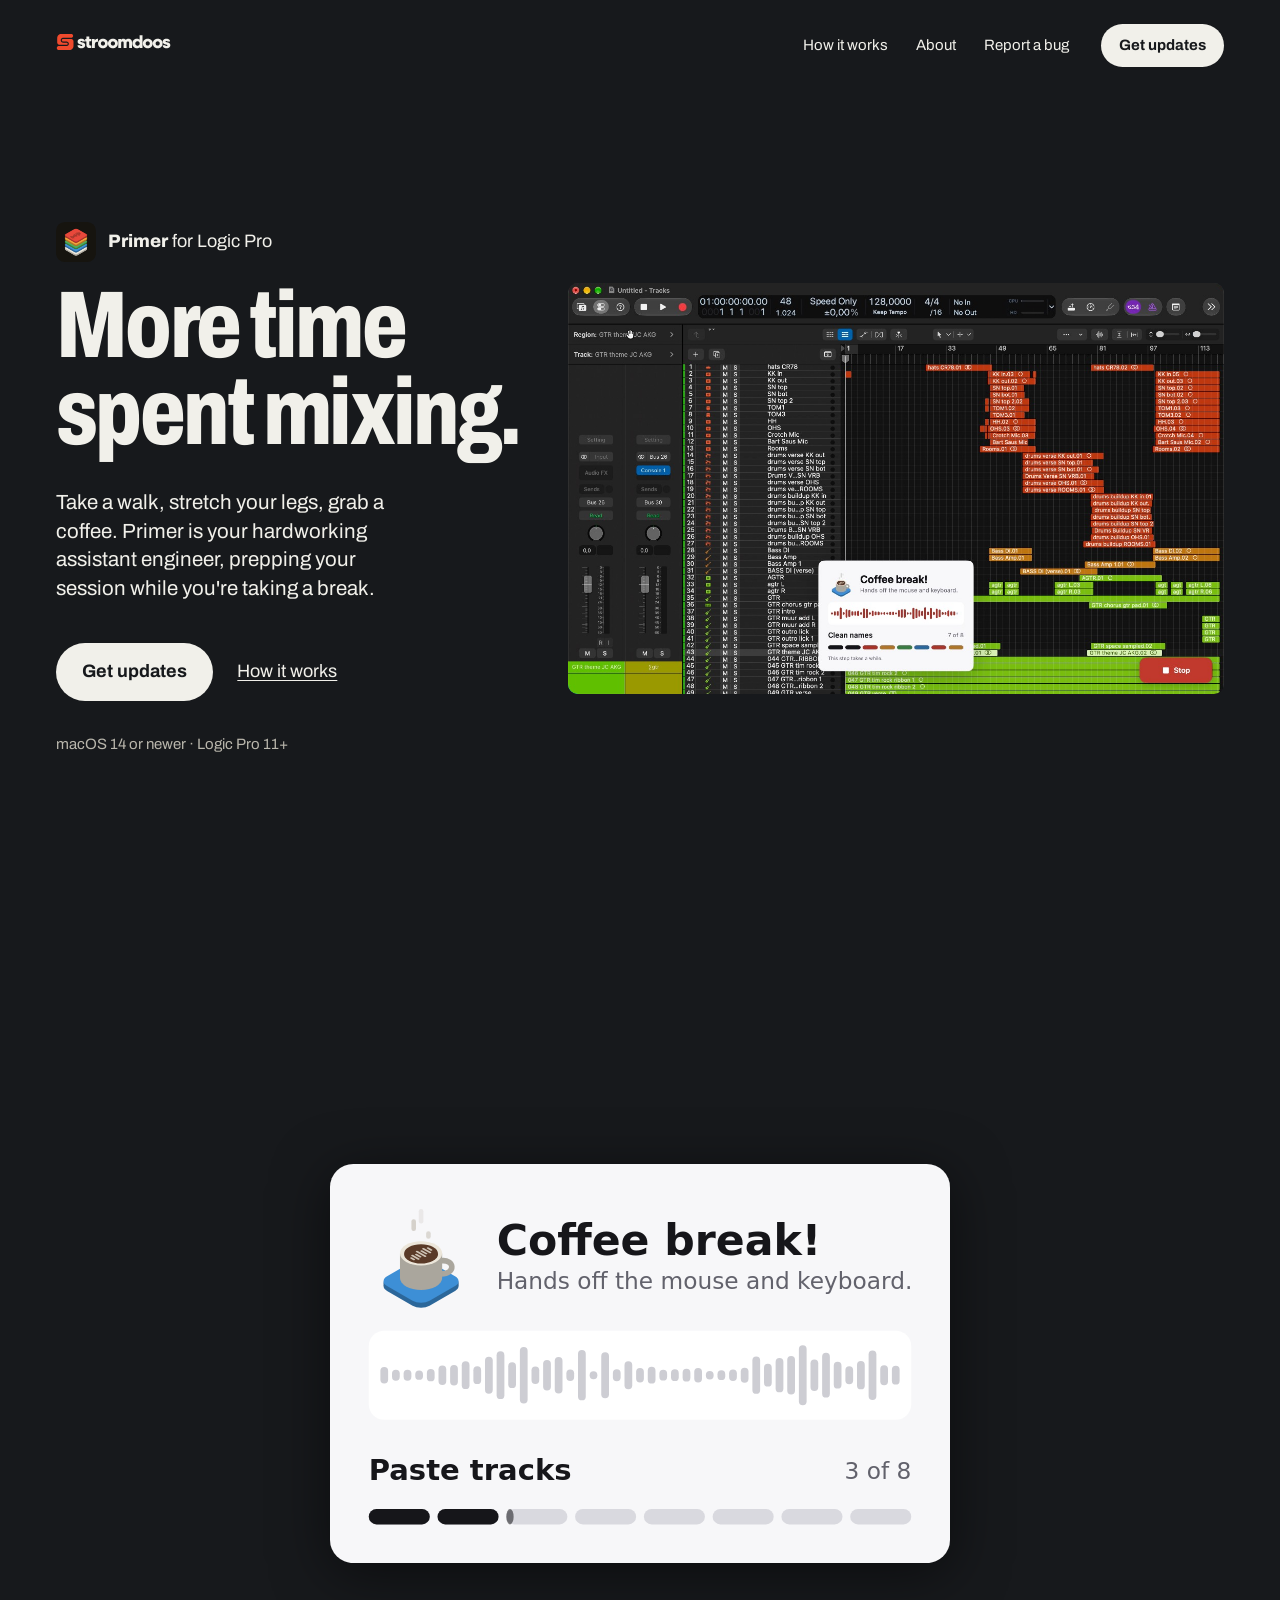
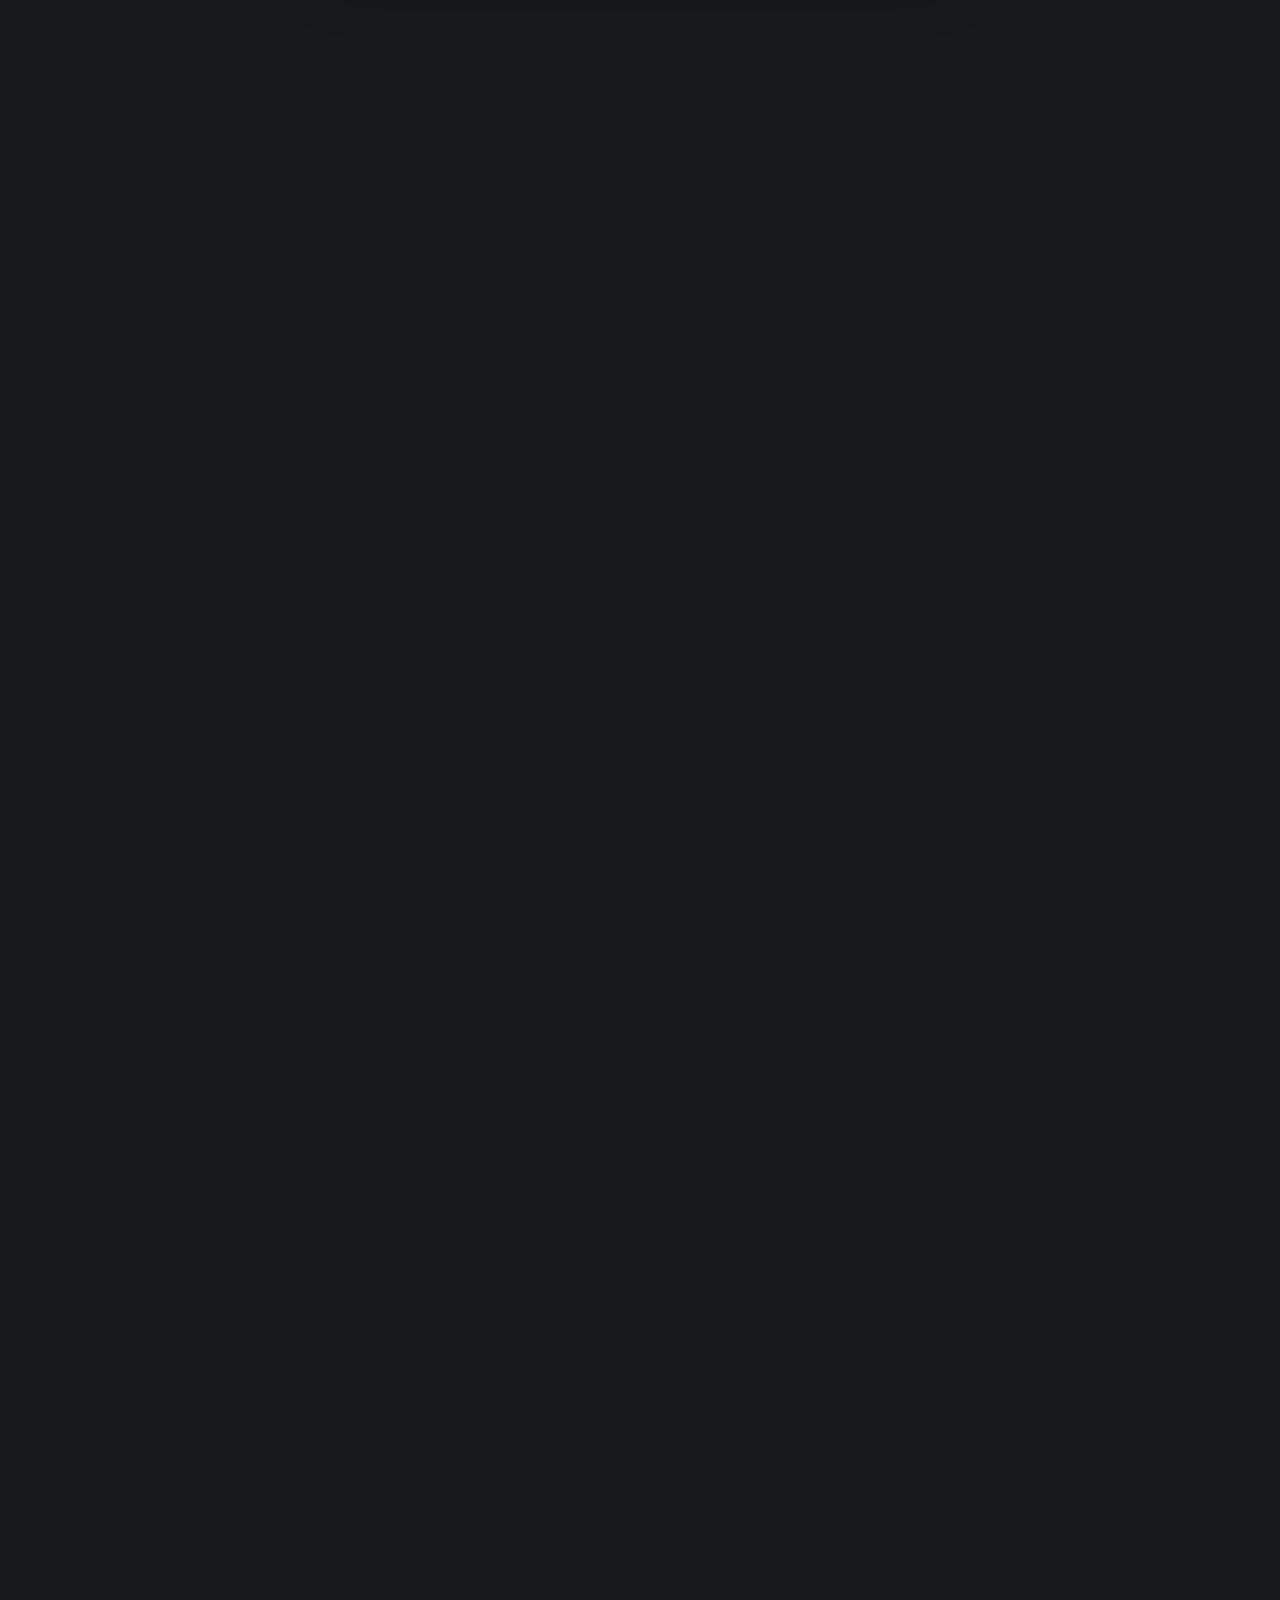
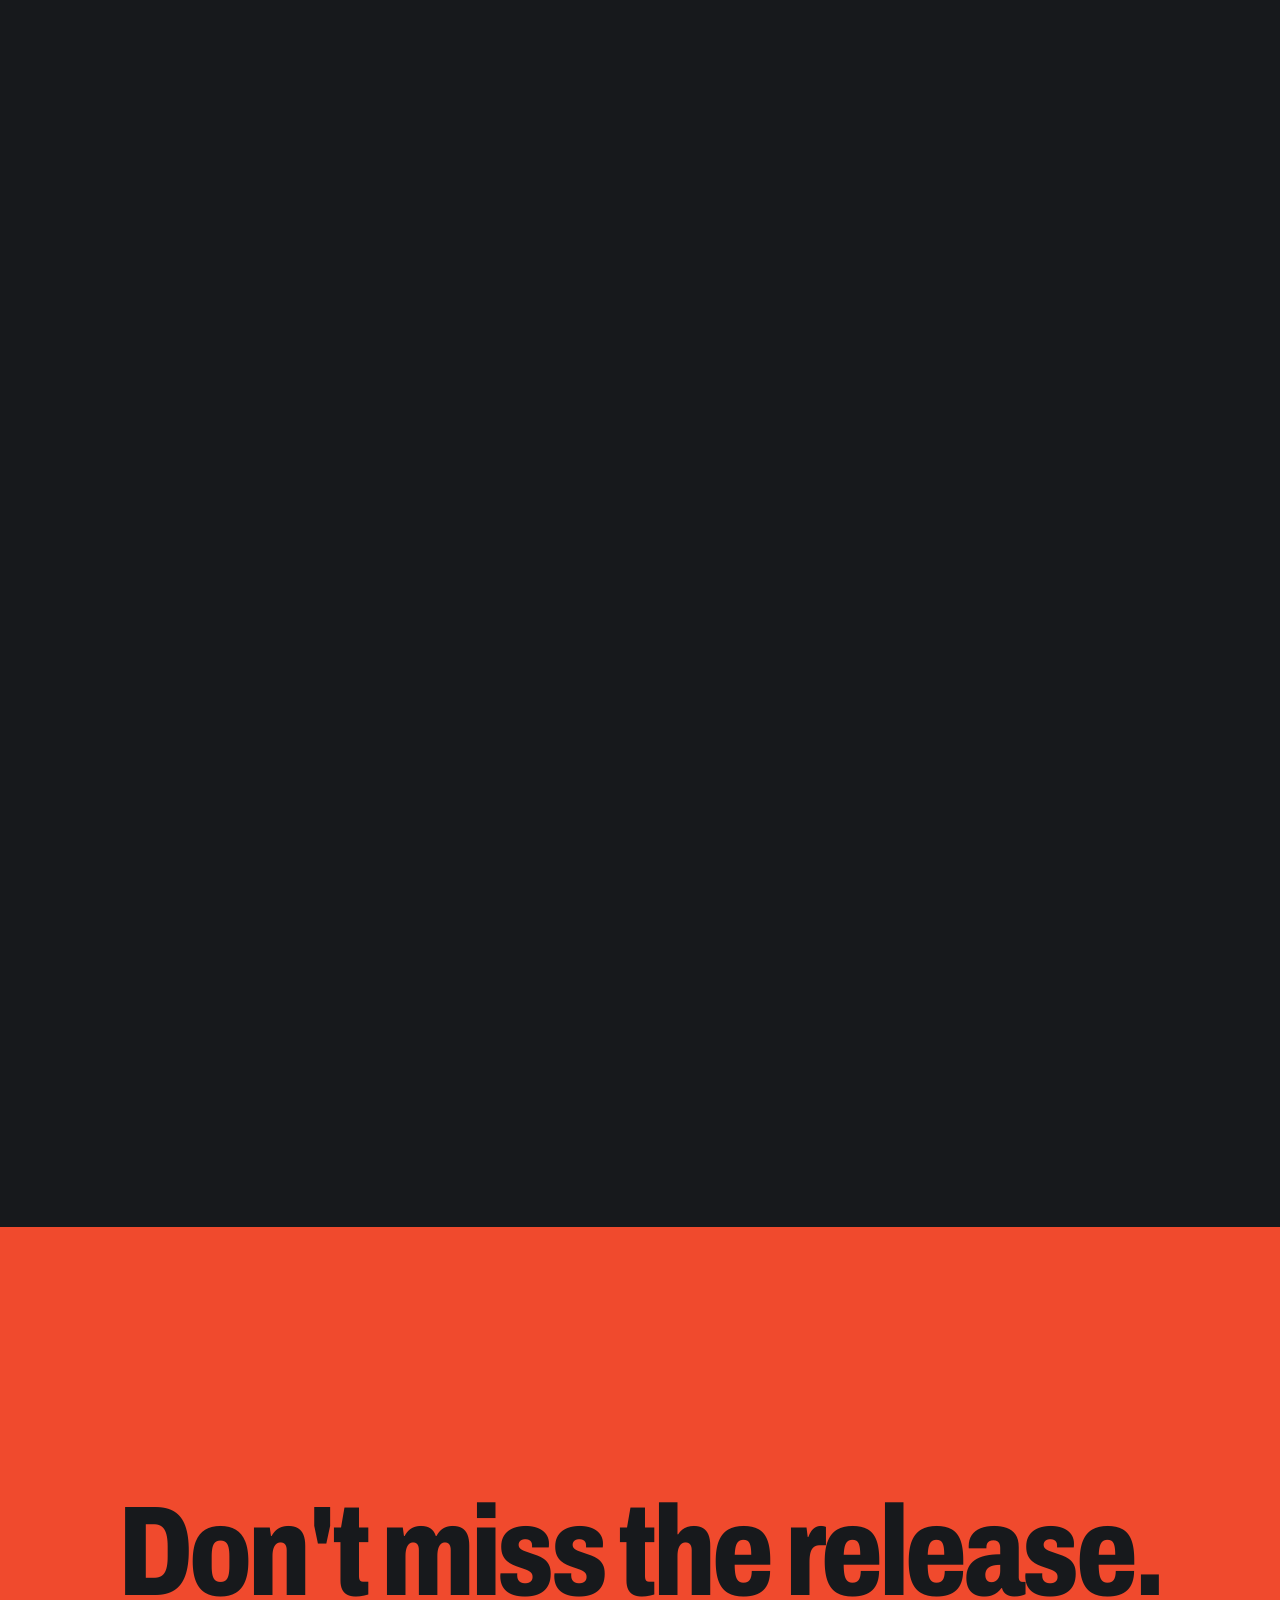
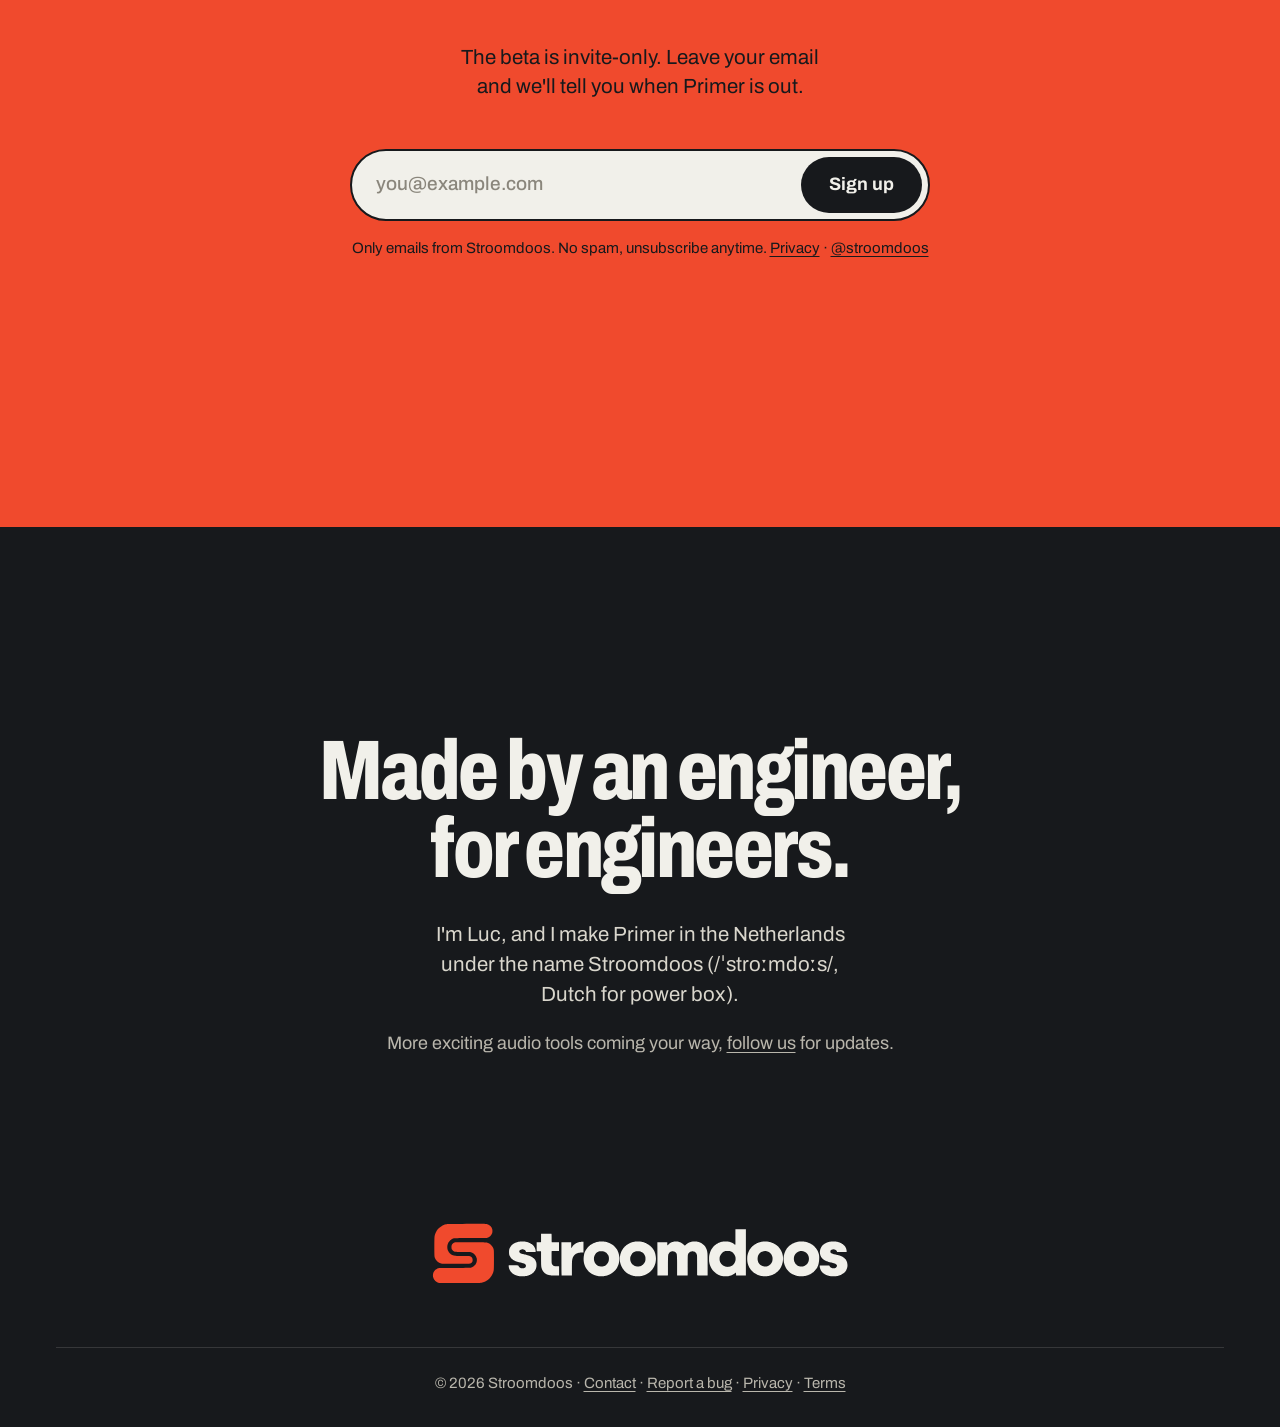
<file: index.html>
<!doctype html>
<html lang="en">
<head>
<meta charset="utf-8">
<script>/* Clean address: /page instead of /page.html */if(/\.html$/.test(location.pathname))history.replaceState(null,"",location.pathname.replace(/(index)?\.html$/,"")+location.search+location.hash)</script>
<meta name="viewport" content="width=device-width, initial-scale=1">
<title>Primer by Stroomdoos</title>
<meta name="description" content="Primer puts your multitrack WAV files on their own tracks in Logic Pro in one batch: named, grouped, coloured and routed.">
<meta property="og:title" content="Primer by Stroomdoos">
<meta property="og:url" content="https://www.stroomdoos.com/">
<meta property="og:image" content="https://www.stroomdoos.com/og.jpg">
<meta property="og:image:alt" content="The Primer app icon and main window">
<meta property="og:type" content="website">
<meta property="og:site_name" content="Stroomdoos">
<meta name="twitter:card" content="summary_large_image">
<link rel="canonical" href="https://www.stroomdoos.com/">
<meta property="og:description" content="A Mac app that puts your multitrack WAVs into Logic Pro in one batch.">
<meta name="theme-color" content="#17191c">
<link rel="icon" type="image/svg+xml" href="/favicon.svg">
<link rel="icon" type="image/png" sizes="32x32" href="/favicon-32.png">
<link rel="apple-touch-icon" href="/apple-touch-icon.png">
<link rel="preconnect" href="https://fonts.googleapis.com">
<link rel="preconnect" href="https://fonts.gstatic.com" crossorigin>
<link rel="stylesheet" href="https://fonts.googleapis.com/css2?family=Archivo:wdth,wght@75..100,400..900&display=swap">
<link rel="stylesheet" href="site.css">
<script>document.documentElement.classList.add('js')</script>
<style>
section{padding:clamp(96px,12vw,192px) 0}
/* Each section fills at least one screen, so a jump from the menu lands on a clean section on every device. */
#updates,#about{min-height:100vh;min-height:100svh;display:flex;flex-direction:column;justify-content:center}
#updates>.wrap,#about>.wrap{width:100%}
/* Snap scroll (Luc 19-11): the page stops on the top, the orange sign-up page and the bottom (About with the footer).
   The Coffee break is taller than a screen, so the scroll runs freely through it and its animation stays as it is. */
html{scroll-snap-type:y mandatory}
/* Phones and tablets (20-11): sections there are taller than the screen, so the stops only help and never pull you back. */
@media (max-width:900px),(pointer:coarse){html{scroll-snap-type:y proximity}}
body>.wrap:first-child{scroll-snap-align:start}
main>.wrap:first-child{scroll-snap-align:end}
.coffee,#updates,#about{scroll-snap-align:start}
.foot{scroll-snap-align:end}
/* About and the footer fill one screen together; --foot-h is the footer's height (set by the script below). */
#about{min-height:calc(100vh - var(--foot-h,200px));min-height:calc(100svh - var(--foot-h,200px))}
.sec-head{font-size:var(--t-display)}

.hero{display:grid;grid-template-columns:minmax(0,5fr) minmax(0,7fr);gap:clamp(32px,3.4vw,56px);align-items:center;padding:clamp(24px,4vh,56px) 0 clamp(48px,7vh,96px)}
/* Landing (19-11): the hero fills the first screen under the header, so the first stop shows nothing of the next section. */
@media (min-width:901px){.hero{min-height:calc(100vh - 78px);min-height:calc(100svh - 78px)}}
.hero h1{font-size:clamp(52px,7.4vw,116px)}
.hero .app{display:flex;align-items:center;gap:12px;margin-bottom:20px;font-size:var(--t-body)}
.hero .app img{width:40px;height:40px}
.hero .app b{font-weight:800}
.hero .lede{margin-top:32px;font-size:var(--t-lead);line-height:1.4;max-width:30ch}
.hero .row{display:flex;align-items:center;gap:24px;margin-top:40px;flex-wrap:wrap}
.hero .meta{text-wrap:balance;margin-top:32px;font-size:var(--t-small);color:var(--soft)}
.hero-shot img,.hero-shot video{width:100%;height:auto;border-radius:var(--radius)}
.hero-shot{position:relative;margin:0;border-radius:var(--radius);overflow:hidden;animation:settle 1.4s var(--ease) both}
.hero-shot img{display:block;aspect-ratio:1280/802;object-fit:cover;object-position:top}
/* The frame has the shape of the Logic clips (1280x802), so Logic fills it from the top (no dark band above it, Luc 18-11). */
/* Hero loop (Luc 19-11, calmer 20-11): Logic only, with the light Coffee break card. Luc's own import at 4x, then a wider
   view of a larger session where the silence is cut, 4x (screen recordings). No Primer window any more (Luc 20-11: it
   doesn't match this import). The still picture under the loop is the first frame of the import. Restarts every 24 s. */
.loop{position:absolute;inset:0;display:none}
.loop.on{display:block}
.loop>*{position:absolute;inset:0;opacity:0;will-change:opacity}
.loop.play>*{animation:24s linear both}
.loop .clip>*{position:absolute;left:0;top:0;width:100%;height:auto;border-radius:0}
.loop .c1,.loop .c2{background:#302f30}
.loop.play .c1{animation-name:l-c1}
.loop.play .c2{animation-name:l-c2}
@keyframes l-c1{0%{opacity:0}2%,100%{opacity:1}}
@keyframes l-c2{0%,48.3%{opacity:0}50.4%,100%{opacity:1}}

/* How it works, without words (Luc 18-11): Primer's Coffee break card in its light look floats in the middle, over a
   Logic-like arrange area, and the scroll runs the import step by step (coffee-break.js). */
.coffee{background:var(--ink);padding:0;--per:44svh}
.js .coffee{height:calc(100vh + 6.6 * var(--per));height:calc(100svh + 6.6 * var(--per))}
.coffee-stage{position:sticky;top:0;height:100vh;height:100svh;display:grid;place-items:center;overflow:hidden}
.lanes{position:absolute;inset:11% var(--pad);display:grid;grid-template-rows:repeat(9,1fr);align-items:center}
.lane{position:relative;height:46%}
.lane::before,.lane::after{content:"";position:absolute;left:0;top:0;bottom:0;width:94%;border-radius:4px;transition:opacity .45s var(--ease)}
.lane::before{background:#30333a}
.lane::after{background:var(--c);opacity:0}
.lane.col::after{opacity:1}
.lane.cut::before,.lane.cut::after{opacity:0}
.lane i{position:absolute;top:0;bottom:0;background:#30333a}
.lane i::after{content:"";position:absolute;inset:0;border-radius:inherit;background:var(--c);opacity:0;transition:opacity .5s var(--ease)}
.lane i:first-child{border-radius:4px 0 0 4px}
.lane i:last-child{border-radius:0 4px 4px 0}
.lane.col i::after{opacity:1}
.lane i.quiet{transition:transform .45s var(--ease),opacity .45s var(--ease)}
.lane.cut i.quiet{transform:scaleX(0);opacity:0}
.lane.cut i.sound{border-radius:4px}
.js .lane{opacity:0;transform:translateX(-40px);transition:opacity .5s var(--ease),transform .6s var(--ease)}
.js .lane.in{opacity:1;transform:none}
#coffee-card{position:relative;display:block;width:min(620px,100% - 2 * var(--pad),(100svh - 120px) * 1.55);height:auto;filter:drop-shadow(0 10px 28px rgba(0,0,0,.5))} /* taste-skill-ignore: the card floats over Logic, with the shadow it has in Primer (CoffeeBreak.swift) */
.sr-only{position:absolute;width:1px;height:1px;overflow:hidden;clip-path:inset(50%);white-space:nowrap}

.test{background:var(--motif)}
.test :focus-visible{outline-color:var(--ink)}
/* Mailing list (Luc 20-11): one centred column on the orange field. The title, the line, the form, the note. */
.test-grid{text-align:center}
.test .intro{margin:32px auto 0;font-size:var(--t-lead);line-height:1.4;max-width:32ch}
.test .sec-head{font-size:clamp(60px,10vw,164px)}
.signup{margin:48px auto 0;max-width:580px}
.signup-row{display:flex;align-items:center;gap:6px;padding:6px;border:2px solid var(--ink);border-radius:999px;background:var(--ground)}
.signup-row:focus-within{outline:3px solid var(--ink);outline-offset:3px}
.signup input[type=email]{flex:1;min-width:0;padding:12px 8px 12px 18px;border:0;background:none;color:var(--ink);font:500 19px/1.3 Archivo,system-ui,sans-serif}
.signup input[type=email]:focus{outline:none}
.signup input[type=email]::placeholder{color:#8a867c}
.signup .btn{flex:none;padding:14px 28px}
.signup .hp{position:absolute;left:-9999px;opacity:0}
.signup-note{margin-top:16px;font-size:var(--t-small)}
.signup-msg{margin-top:16px;font-size:var(--t-lead);font-weight:700}
.signup-msg:empty{display:none}
.signup-msg.err{text-decoration:underline}
@media (max-width:480px){
  .signup-row{flex-direction:column;align-items:stretch;gap:10px;padding:0;border:0;background:none}
  .signup-row:focus-within{outline:none}
  .signup input[type=email]{padding:16px 22px;border:2px solid var(--ink);border-radius:999px;background:var(--ground)}
  .signup input[type=email]:focus{outline:3px solid var(--ink);outline-offset:2px}
  .signup .btn{width:100%;min-height:54px}
}

/* Bottom screen (Luc 19-11): one centred column. Heading, Luc's line, the follow line, then the Stroomdoos name
   and the footer links, all on the same middle line. */
.about-grid{text-align:center}
.about .sec-head{max-width:20ch;margin:0 auto}
.about p{margin:32px auto 0;font-size:var(--t-lead);line-height:1.45;max-width:36ch;color:#d9d6cc}
.about p.more{max-width:none;margin-top:20px;font-size:var(--t-body);color:#b9b6ac}
.about{padding:clamp(56px,10vh,120px) 0 clamp(32px,5vh,56px)}
/* The bottom screen is dark, so the page closes on the Stroomdoos name in its own colours (19-11). */
.about,.foot{background:var(--ink);color:var(--ground)}
.foot .foot-meta{color:#b9b6ac}
.about :focus-visible,.foot :focus-visible{outline-color:var(--motif)}
.foot{padding:0 0 32px;text-align:center}
.foot-word{display:block;width:min(100%,420px);height:auto;margin:0 auto}
.foot .foot-meta{justify-content:center;margin-top:28px;padding-top:24px;border-top:1px solid rgba(241,240,234,.14)}

/* Entrances: content stays visible without script. */
.js [data-in]{opacity:0;transform:translateY(24px);transition:opacity .7s var(--ease),transform .7s var(--ease);transition-delay:calc(var(--i,0) * 80ms)}
.js [data-in].in{opacity:1;transform:none}
@keyframes settle{from{transform:scale(1.04)}to{transform:none}}

@media (max-width:900px){
  .hero{grid-template-columns:1fr}
  .hero{padding-top:24px}
    }
@media (max-width:620px){
  .foot-word{width:min(100%,280px)}
  .about .more a{display:inline-block;padding:14px 6px;margin:-14px -6px}
  }
@media (prefers-reduced-motion:reduce){
  .js [data-in]{transform:none}
  .loop,.loop.on{display:none}
  .js .coffee{height:auto}
  .coffee-stage{position:relative}
  .js .lane,.lane i,.lane i::after{transition:none}
}
/* First screen dark (Luc 19-11, choice B): header and hero on ink, like the Coffee break and the bottom. */
body{background:var(--ink)}
body>.wrap:first-child,main>.wrap:first-child{color:var(--ground)}
body>.wrap:first-child :focus-visible,main>.wrap:first-child :focus-visible{outline-color:var(--motif)}
.bar .word img{height:28px}
.bar .btn,.hero .btn{background:var(--ground);color:var(--ink)}
.bar .btn:hover,.hero .btn:hover{background:#fff}
.hero .meta{color:#b9b6ac}
</style>
</head>
<body>
<div class="wrap">
  <header class="bar">
    <a class="word" href="/" aria-label="Stroomdoos home"><img src="stroomdoos-woordmerk-licht.svg" width="1916" height="466" alt="Stroomdoos"></a>
    <nav class="links" aria-label="Main">
      <a href="#how">How it works</a><a href="#about">About</a><a href="/bugreport" target="_blank" rel="noopener">Report a bug</a>
    </nav>
    <a class="btn btn-small" href="#updates">Get updates</a>
  </header>
</div>

<main>
<div class="wrap">
  <div class="hero">
    <div>
      <p class="app" data-in><img data-icon src="primer-icon.svg" width="40" height="40" alt=""><span><b>Primer</b> for Logic Pro</span></p>
      <h1 id="top" data-in style="--i:1">More time<br>spent mixing.</h1>
      <p class="lede" data-in style="--i:2">Take a walk, stretch your legs, grab a coffee. Primer is your hardworking assistant engineer, prepping your session while you're taking a break.</p>
      <div class="row" data-in style="--i:3">
        <a class="btn" href="#updates">Get updates</a>
        <a href="#how">How it works</a>
      </div>
      <p class="meta" data-in style="--i:4">macOS 14 or newer&nbsp;· Logic Pro 11+</p>
    </div>
    <figure class="hero-shot"><img src="hero-import.jpg" width="1280" height="802" alt="Logic Pro during an import by Primer: tracks are pasted and routed while Primer's Coffee break card asks you to keep your hands off the mouse and keyboard.">
      <div class="loop" id="hero-loop" aria-hidden="true"><div class="clip c1"><video muted playsinline preload="none" poster="hero-import.jpg" data-src="hero-import.mp4"></video></div><div class="clip c2"><video muted playsinline preload="none" poster="hero-wide.jpg" data-src="hero-wide.mp4"></video></div></div></figure>
  </div>
</div>

<section id="how" class="coffee" aria-labelledby="how-h">
  <h2 id="how-h" class="sr-only">How it works</h2>
  <div class="coffee-stage">
    <div class="lanes" aria-hidden="true"></div>
    <svg id="coffee-card" viewBox="0 0 320 206" role="img" aria-label="Primer's Coffee break card during an import: it pastes the tracks, routes the outputs, sets No Input, sends the colours, cleans the names and, if you choose, strips the silence."></svg>
  </div>
</section>

<section id="updates" class="test" aria-labelledby="test-h">
  <div class="wrap test-grid">
    <div>
      <h2 id="test-h" class="sec-head" data-in>Don't miss the release.</h2>
      <p class="intro" data-in style="--i:1">The beta is invite-only. Leave your email and we'll tell you when Primer is out.</p>
    <!-- Mailing list (closed beta, Luc 11-11). Form: Brevo "Website mailinglist", list #6 "Primer mailinglist". -->
    <form class="signup" data-in style="--i:2" id="signup" method="POST" action="https://7b8107a8.sibforms.com/serve/[base64]">
      <label class="sr-only" for="signup-email">Your email</label>
      <div class="signup-row">
        <input type="email" id="signup-email" name="EMAIL" placeholder="you@example.com" autocomplete="email" required>
        <button class="btn" type="submit">Sign up</button>
      </div>
      <input class="hp" type="text" name="email_address_check" value="" tabindex="-1" autocomplete="off" aria-hidden="true">
      <input type="hidden" name="locale" value="en">
      <input type="hidden" name="html_type" value="simple">
      <p class="signup-note">Only emails from Stroomdoos. No spam, unsubscribe anytime. <a href="/privacy">Privacy</a> · <a href="https://www.instagram.com/stroomdoos/" rel="me">@stroomdoos</a></p>
      <p class="signup-msg" id="signup-msg" role="status" aria-live="polite"></p>
    </form>
    </div>
  </div>
</section>

<section id="about" class="about" aria-labelledby="about-h">
  <div class="wrap about-grid">
    <div>
      <h2 id="about-h" class="sec-head" data-in>Made by an engineer, for engineers.</h2>
      <p data-in style="--i:1">I'm Luc, and I make Primer in the Netherlands under the name Stroomdoos (/ˈstroːmdoːs/, Dutch for power box).</p>
      <p class="more" data-in style="--i:2">More exciting audio tools coming your way, <a href="https://www.instagram.com/stroomdoos/" rel="me">follow us</a> for updates.</p>
    </div>
  </div>
</section>
</main>

<footer class="foot">
  <div class="wrap">
    <img class="foot-word" src="stroomdoos-woordmerk-licht.svg" width="1916" height="466" alt="Stroomdoos">
    <div class="foot-meta">
      <span>© 2026 Stroomdoos · <a href="/contact">Contact</a> · <a href="/bugreport" target="_blank" rel="noopener">Report a bug</a> · <a href="/privacy">Privacy</a> · <a href="/terms">Terms</a></span>
    </div>
  </div>
</footer>
<script>
(function(){
  var els=document.querySelectorAll('[data-in]');
  if(!('IntersectionObserver' in window)){els.forEach(function(e){e.classList.add('in')});return}
  var io=new IntersectionObserver(function(es){es.forEach(function(e){if(e.isIntersecting){e.target.classList.add('in');io.unobserve(e.target)}})},{rootMargin:'0px 0px -8% 0px'});
  els.forEach(function(e){io.observe(e)});
})();
</script>
<script>
(function(){
  var f=document.getElementById('signup'),msg=document.getElementById('signup-msg');
  if(!f)return;
  if(!window.fetch)return;
  f.addEventListener('submit',function(e){
    e.preventDefault();
    // A browser can fill the hidden field by itself (its name has "email" in it); that visitor was told "on the list" and was not added.
    f.elements.email_address_check.value='';
    var b=f.querySelector('button');
    b.disabled=true;msg.className='signup-msg';msg.textContent='Sending…';
    var mail='<a href="mailto:info@stroomdoos.com?subject=Mailing%20list&body=Please%20add%20me%20to%20the%20Stroomdoos%20mailing%20list.">info@stroomdoos.com</a>';
    function done(text){f.querySelector('.signup-row').remove();msg.className='signup-msg';msg.innerHTML=text}
    function fail(){b.disabled=false;msg.className='signup-msg err';msg.innerHTML='Hmm, that didn\'t work. Try again, or just email '+mail+'.'}
    // Blocked or odd response (content blocker, flaky network, bot check): post the form in a hidden frame so the visitor stays here.
    function plainPost(){
      var fr=document.createElement('iframe');fr.name='signup-frame';fr.hidden=true;document.body.appendChild(fr);
      fr.onload=function(){try{if(fr.contentWindow.location.href==='about:blank')return}catch(x){}done('Thanks, you\'re on the list. Something wrong? Email '+mail+' and I\'ll add you.')};
      f.target='signup-frame';HTMLFormElement.prototype.submit.call(f);
    }
    fetch('https://stroomdoos-signup.empty-voice-4b54.workers.dev/updates',{method:'POST',body:new FormData(f)})
      .then(function(r){return r.json()})
      .then(function(d){
        // The service could not confirm it: the browser posts it itself, which Brevo accepts.
        if(!d.success)return plainPost();
        done('Nice, you\'re on the list.');
      },plainPost);
  });
})();
</script>
<script>
// Hero loop: the import, then the wider view (24 s); starts once the picture is loaded, the two clips play at their moment, pauses while off screen.
(function(){var l=document.getElementById('hero-loop');if(!l||(window.matchMedia&&matchMedia('(prefers-reduced-motion:reduce)').matches))return;
var v=l.querySelectorAll('video'),pic=l.parentNode.querySelector('img'),T=[],ready=false,seen=true;
function at(s,f){T.push(setTimeout(f,s*1000))}
function clip(x){x.currentTime=0;x.playbackRate=1;var p=x.play();if(p&&p.catch)p.catch(function(){})}
function stop(){T.forEach(clearTimeout);T=[];l.classList.remove('play');[].forEach.call(v,function(x){x.pause()})}
function run(){stop();if(!ready||!seen||document.hidden)return;void l.offsetWidth;l.classList.add('on','play');
clip(v[0]);at(11.6,function(){clip(v[1])});at(24,run)}
function start(){ready=true;[].forEach.call(v,function(x){x.preload='auto';x.src=x.getAttribute('data-src')});run()}
if(pic.complete)start();else pic.addEventListener('load',start);
// The figure, not the loop: the loop has no box until it starts.
if('IntersectionObserver' in window)new IntersectionObserver(function(es){seen=es[0].isIntersecting;run()}).observe(l.parentNode);
document.addEventListener('visibilitychange',run)})();
</script>
<script>
// Snap scroll: About is one screen minus the footer, so the bottom stop shows both in full.
(function(){var f=document.querySelector('.foot');if(!f)return;
function set(){document.documentElement.style.setProperty('--foot-h',f.offsetHeight+'px')}
set();if('ResizeObserver' in window)new ResizeObserver(set).observe(f);else addEventListener('resize',set)})();
</script>
<script src="coffee-break.js" defer></script>
</body>
</html>
</file>
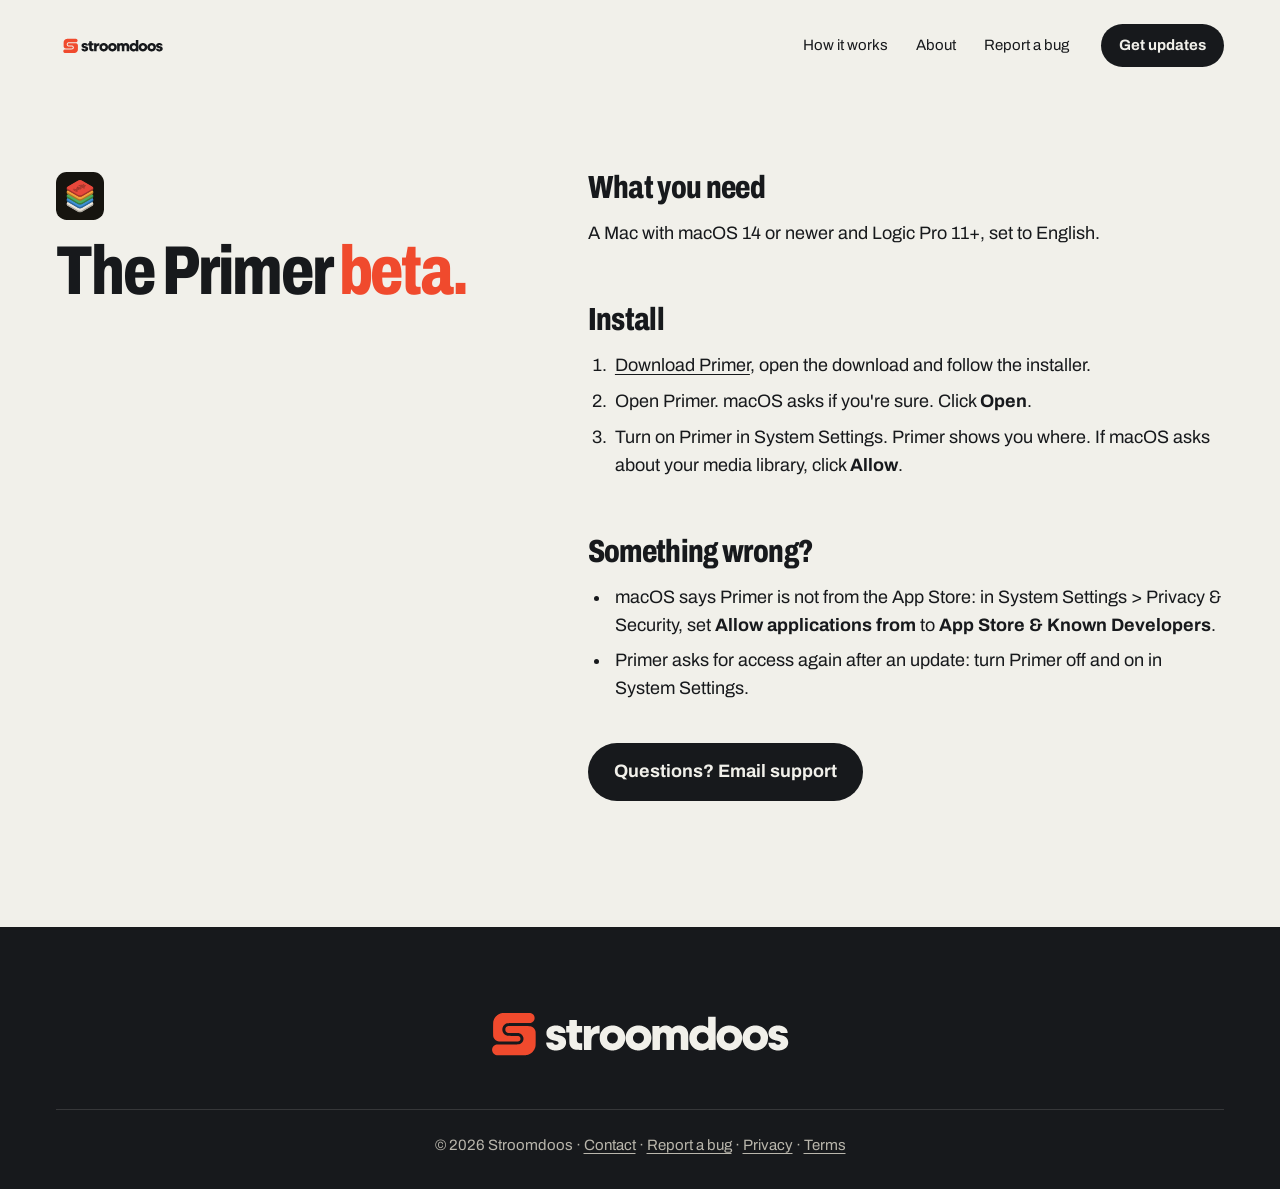
<file: beta.html>
<!doctype html>
<html lang="en">
<head>
<meta charset="utf-8">
<script>/* Clean address: /page instead of /page.html */if(/\.html$/.test(location.pathname))history.replaceState(null,"",location.pathname.replace(/(index)?\.html$/,"")+location.search+location.hash)</script>
<meta name="viewport" content="width=device-width, initial-scale=1">
<title>Primer beta guide · Stroomdoos</title>
<!-- Tester guide. The beta is invite-only (Luc 11-11): testers get this link by email. noindex, not in the menu or sitemap. -->
<meta name="robots" content="noindex">
<meta name="description" content="Guide for Primer beta testers: what you need, how to install Primer and what to test.">
<meta name="theme-color" content="#f1f0ea">
<link rel="canonical" href="https://www.stroomdoos.com/beta">
<meta property="og:type" content="website">
<meta property="og:site_name" content="Stroomdoos">
<meta property="og:title" content="Primer beta">
<meta property="og:description" content="Guide for Primer beta testers.">
<meta property="og:url" content="https://www.stroomdoos.com/beta">
<link rel="icon" type="image/svg+xml" href="/favicon.svg">
<link rel="icon" type="image/png" sizes="32x32" href="/favicon-32.png">
<link rel="apple-touch-icon" href="/apple-touch-icon.png">
<link rel="preconnect" href="https://fonts.gstatic.com" crossorigin>
<link rel="stylesheet" href="https://fonts.googleapis.com/css2?family=Archivo:wdth,wght@75..100,400..900&display=swap">
<link rel="stylesheet" href="/site.css">
</head>
<body>
<div class="wrap">
<header class="bar">
  <a class="word" href="/" aria-label="Stroomdoos home"><img src="/stroomdoos-woordmerk-kop.svg" width="2172" height="724" alt="Stroomdoos"></a>
  <nav class="links" aria-label="Main">
    <a href="/#how">How it works</a><a href="/#about">About</a><a href="/bugreport" target="_blank" rel="noopener">Report a bug</a>
  </nav>
  <a class="btn btn-small" href="/#updates">Get updates</a>
</header>
<main class="doc">
<div class="doc-head">
<img class="app-icon" data-icon src="/primer-icon.svg" width="48" height="48" alt="Primer app icon">
<h1>The Primer <em>beta.</em></h1>
</div>
<div class="doc-body">
<h2>What you need</h2>
<p>A Mac with macOS 14 or newer and Logic Pro 11+, set to English.</p>

<h2>Install</h2>
<ol>
<li><a href="/download">Download Primer</a>, open the download and follow the installer.</li>
<li>Open Primer. macOS asks if you're sure. Click <strong>Open</strong>.</li>
<li>Turn on Primer in System Settings. Primer shows you where. If macOS asks about your media library, click <strong>Allow</strong>.</li>
</ol>

<h2>Something wrong?</h2>
<ul>
<li>macOS says Primer is not from the App Store: in System Settings &gt; Privacy &amp; Security, set <strong>Allow applications from</strong> to <strong>App Store &amp; Known Developers</strong>.</li>
<li>Primer asks for access again after an update: turn Primer off and on in System Settings.</li>
</ul>

<a class="btn" href="mailto:support@stroomdoos.com">Questions? Email support</a>
</div>
</main>
</div>
<footer class="foot foot-dark">
  <div class="wrap">
    <img class="foot-word" src="/stroomdoos-woordmerk-licht.svg" width="1916" height="466" alt="Stroomdoos">
    <div class="foot-meta"><span>© 2026 Stroomdoos · <a href="/contact">Contact</a> · <a href="/bugreport" target="_blank" rel="noopener">Report a bug</a> · <a href="/privacy">Privacy</a> · <a href="/terms">Terms</a></span></div>
  </div>
</footer>
</body>
</html>
</file>
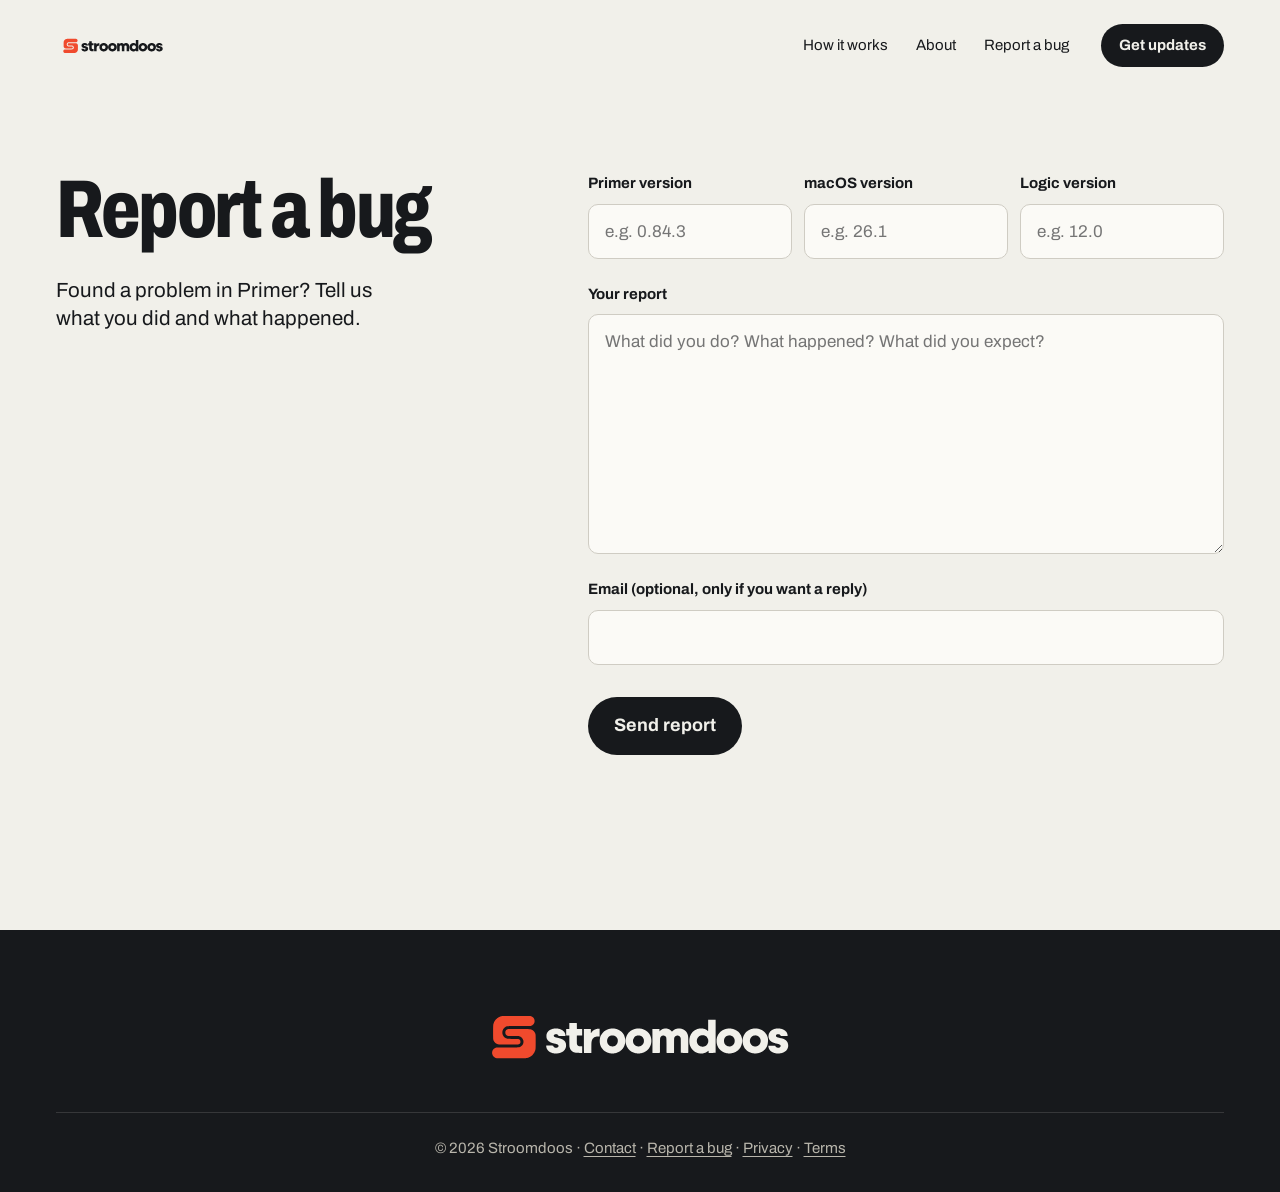
<file: bugreport.html>
<!doctype html>
<html lang="en">
<head>
<meta charset="utf-8">
<script>/* Clean address: /page instead of /page.html */if(/\.html$/.test(location.pathname))history.replaceState(null,"",location.pathname.replace(/(index)?\.html$/,"")+location.search+location.hash)</script>
<meta name="viewport" content="width=device-width, initial-scale=1">
<title>Report a bug · Stroomdoos</title>
<meta name="description" content="Send a bug report for Primer to Stroomdoos.">
<meta name="robots" content="noindex">
<meta name="theme-color" content="#f1f0ea">
<link rel="canonical" href="https://www.stroomdoos.com/bugreport">
<link rel="icon" type="image/svg+xml" href="/favicon.svg">
<link rel="icon" type="image/png" sizes="32x32" href="/favicon-32.png">
<link rel="apple-touch-icon" href="/apple-touch-icon.png">
<link rel="preconnect" href="https://fonts.gstatic.com" crossorigin>
<link rel="stylesheet" href="https://fonts.googleapis.com/css2?family=Archivo:wdth,wght@75..100,400..900&display=swap">
<link rel="stylesheet" href="/site.css">
<style>
.bug{display:grid;grid-template-columns:minmax(0,5fr) minmax(0,7fr);gap:clamp(32px,6vw,112px);padding:clamp(48px,9vh,112px) 0 0;align-items:start}
.bug h1{font-size:clamp(52px,6.4vw,96px)}
.bug .lead{margin-top:28px;font-size:var(--t-lead);line-height:1.4;max-width:30ch}
.bug form .field:first-child{margin-top:0}
.bug .btn{margin-top:32px}
#status{margin-top:20px;font-weight:700;min-height:1.6em}
#status.err{color:#b43a32}
@media (max-width:900px){.bug{grid-template-columns:1fr}}
</style>
</head>
<body>
<div class="wrap">
<header class="bar">
  <a class="word" href="/" aria-label="Stroomdoos home"><img src="/stroomdoos-woordmerk-kop.svg" width="2172" height="724" alt="Stroomdoos"></a>
  <nav class="links" aria-label="Main">
    <a href="/#how">How it works</a><a href="/#about">About</a><a href="/bugreport">Report a bug</a>
  </nav>
  <a class="btn btn-small" href="/#updates">Get updates</a>
</header>
<main class="bug">
<div>
<h1>Report a bug</h1>
<p class="lead">Found a problem in Primer? Tell us what you did and what happened.</p>
</div>
<div>
<form id="bug-form">
<div class="field-row">
<label class="field"><span>Primer version</span><input id="v-primer" name="primer" maxlength="40" placeholder="e.g. 0.84.3" autocomplete="off"></label>
<label class="field"><span>macOS version</span><input id="v-macos" name="macos" maxlength="40" placeholder="e.g. 26.1" autocomplete="off"></label>
<label class="field"><span>Logic version</span><input id="v-logic" name="logic" maxlength="40" placeholder="e.g. 12.0" autocomplete="off"></label>
</div>
<label class="field"><span>Your report</span><textarea id="report" name="report" required maxlength="51000" placeholder="What did you do? What happened? What did you expect?"></textarea></label>
<label class="field"><span>Email (optional, only if you want a reply)</span><input id="email" name="email" type="email" autocomplete="email"></label>
<button class="btn" id="send" type="submit">Send report</button>
</form>
<p id="status" role="status"></p>
</div>
</main>
</div>
<footer class="foot foot-dark">
  <div class="wrap">
    <img class="foot-word" src="/stroomdoos-woordmerk-licht.svg" width="1916" height="466" alt="Stroomdoos">
    <div class="foot-meta"><span>© 2026 Stroomdoos · <a href="/contact">Contact</a> · <a href="/bugreport">Report a bug</a> · <a href="/privacy">Privacy</a> · <a href="/terms">Terms</a></span></div>
  </div>
</footer>
<script>
const ENDPOINT = "https://primer-bugreports.empty-voice-4b54.workers.dev/report";
const form = document.getElementById("bug-form");
const status = document.getElementById("status");
const send = document.getElementById("send");
form.addEventListener("submit", async (event) => {
  event.preventDefault();
  const report = document.getElementById("report").value.trim();
  const versions = [["Primer", "v-primer"], ["macOS", "v-macos"], ["Logic", "v-logic"]]
    .map(([name, id]) => [name, document.getElementById(id).value.trim()])
    .filter(([, value]) => value)
    .map(([name, value]) => `${name}: ${value}`);
  const body = report && (versions.length ? versions.join("\n") + "\n\n" : "") + report;
  const email = document.getElementById("email").value.trim();
  if (!body) return show("Please describe the problem first.", "err");
  send.disabled = true;
  show("Sending…", "");
  try {
    const response = await fetch(ENDPOINT, {
      method: "POST",
      headers: { "content-type": "application/json" },
      body: JSON.stringify({ body, email: email || undefined }),
    });
    if (response.status === 201) {
      form.reset();
      show("Thanks, your report is sent.", "ok");
    } else {
      show("Sorry, the report could not be sent. Please email support@stroomdoos.com instead.", "err");
    }
  } catch {
    show("Sorry, the report could not be sent. Check your connection, or email support@stroomdoos.com.", "err");
  } finally {
    send.disabled = false;
  }
});
function show(text, kind) {
  status.textContent = text;
  status.className = kind;
}
</script>
</body>
</html>
</file>
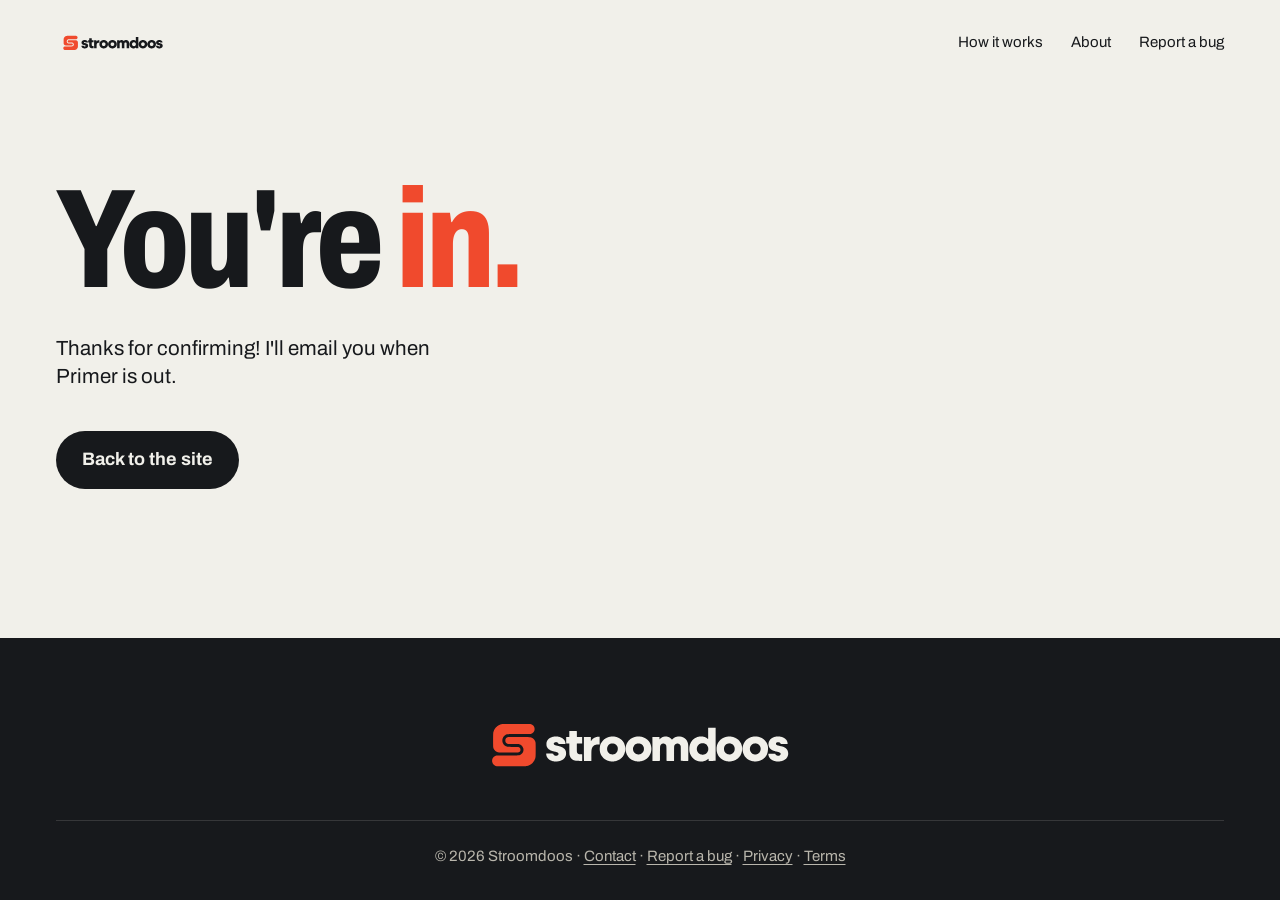
<file: confirmed.html>
<!doctype html>
<html lang="en">
<head>
<meta charset="utf-8">
<script>/* Clean address: /page instead of /page.html */if(/\.html$/.test(location.pathname))history.replaceState(null,"",location.pathname.replace(/(index)?\.html$/,"")+location.search+location.hash)</script>
<meta name="viewport" content="width=device-width, initial-scale=1">
<title>Confirmed · Primer by Stroomdoos</title>
<meta name="description" content="Primer puts your multitrack WAV files on their own tracks in Logic Pro in one batch: named, grouped, coloured and routed.">
<meta property="og:title" content="Primer by Stroomdoos">
<meta property="og:url" content="https://www.stroomdoos.com/confirmed">
<meta property="og:image" content="https://www.stroomdoos.com/og.jpg">
<meta property="og:image:alt" content="The Primer app icon and main window">
<meta property="og:type" content="website">
<meta property="og:site_name" content="Stroomdoos">
<meta name="twitter:card" content="summary_large_image">
<meta name="robots" content="noindex">
<meta property="og:description" content="A Mac app that puts your multitrack WAVs into Logic Pro in one batch.">
<meta name="theme-color" content="#f1f0ea">
<link rel="icon" type="image/svg+xml" href="/favicon.svg">
<link rel="icon" type="image/png" sizes="32x32" href="/favicon-32.png">
<link rel="apple-touch-icon" href="/apple-touch-icon.png">
<link rel="preconnect" href="https://fonts.googleapis.com">
<link rel="preconnect" href="https://fonts.gstatic.com" crossorigin>
<link rel="stylesheet" href="https://fonts.googleapis.com/css2?family=Archivo:wdth,wght@75..100,400..900&display=swap">
<link rel="stylesheet" href="/site.css">
<style>
/* Same page shape as Contact: the big line, then the dark footer at the bottom of the screen. */
body{min-height:100vh;min-height:100svh;display:flex;flex-direction:column}
body>.wrap{flex:1;width:100%}
.done{padding:clamp(48px,10vh,120px) 0 0}
.done h1{font-size:clamp(64px,11vw,168px)}
.done h1 em{font-style:normal;color:var(--motif)}
.done .lead{margin-top:28px;font-size:var(--t-lead);line-height:1.4;max-width:34ch}
.done .btn{margin-top:40px}
</style>
</head>
<body>
<div class="wrap">
<header class="bar">
  <a class="word" href="/" aria-label="Stroomdoos home"><img src="/stroomdoos-woordmerk-kop.svg" width="2172" height="724" alt="Stroomdoos"></a>
  <nav class="links" aria-label="Main">
    <a href="/#how">How it works</a><a href="/#about">About</a><a href="/bugreport" target="_blank" rel="noopener">Report a bug</a>
  </nav>
</header>
<main class="done">
<h1>You're <em>in.</em></h1>
<p class="lead">Thanks for confirming! I'll email you when Primer is out.</p>
<a class="btn" href="/">Back to the site</a>
</main>
</div>
<footer class="foot foot-dark">
  <div class="wrap">
    <img class="foot-word" src="/stroomdoos-woordmerk-licht.svg" width="1916" height="466" alt="Stroomdoos">
    <div class="foot-meta"><span>© 2026 Stroomdoos · <a href="/contact">Contact</a> · <a href="/bugreport" target="_blank" rel="noopener">Report a bug</a> · <a href="/privacy">Privacy</a> · <a href="/terms">Terms</a></span></div>
  </div>
</footer>
</body>
</html>
</file>
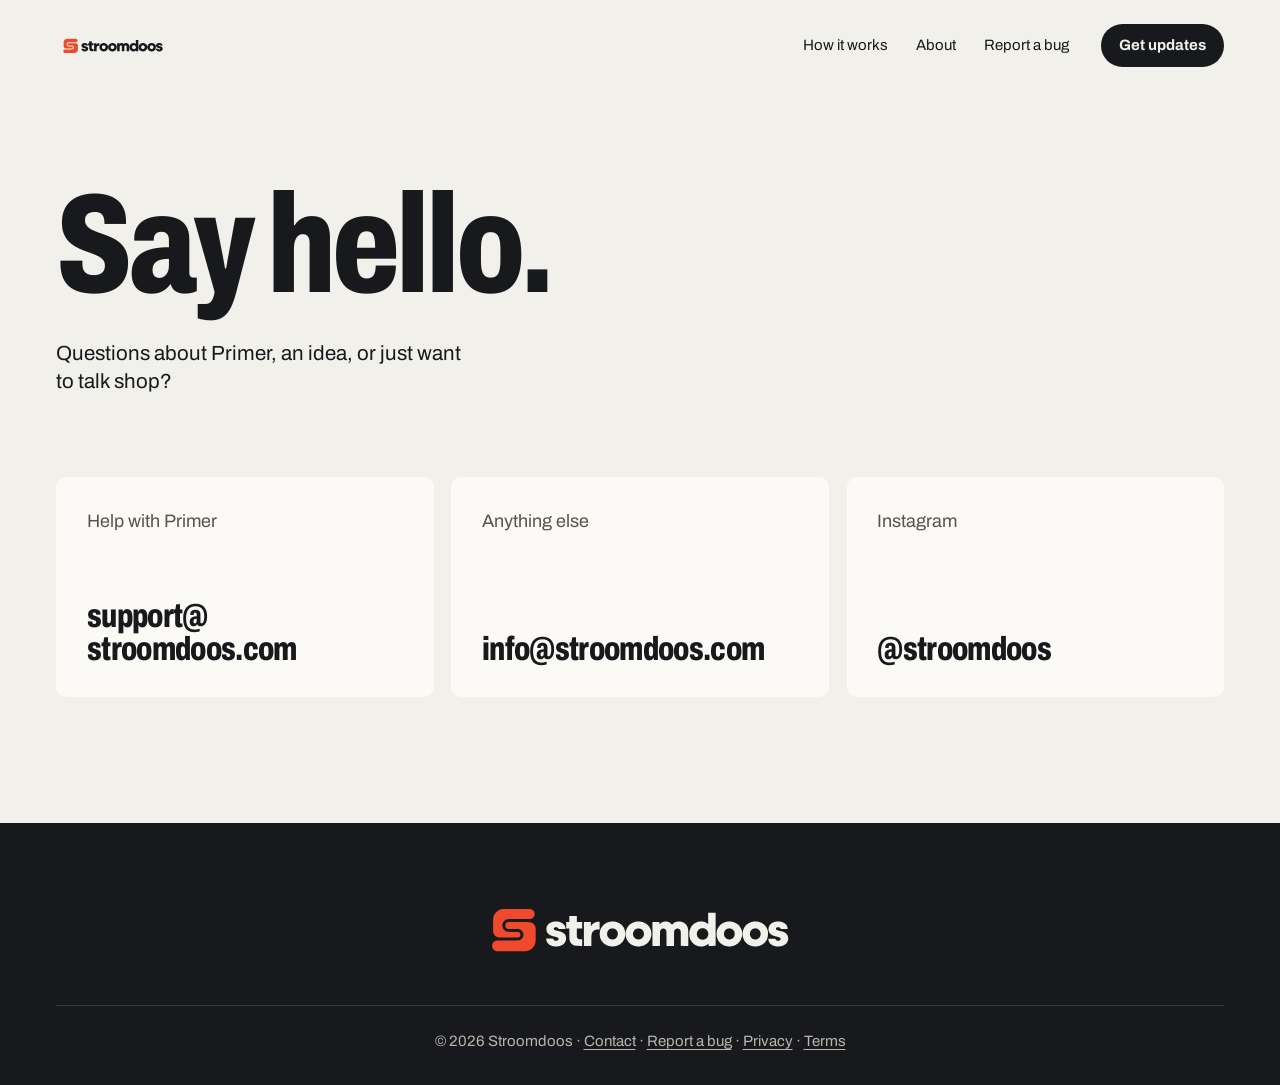
<file: contact.html>
<!doctype html>
<html lang="en">
<head>
<meta charset="utf-8">
<script>/* Clean address: /page instead of /page.html */if(/\.html$/.test(location.pathname))history.replaceState(null,"",location.pathname.replace(/(index)?\.html$/,"")+location.search+location.hash)</script>
<meta name="viewport" content="width=device-width, initial-scale=1">
<title>Contact · Stroomdoos</title>
<meta name="description" content="Contact Stroomdoos, maker of Primer for Logic Pro.">
<meta name="theme-color" content="#f1f0ea">
<link rel="canonical" href="https://www.stroomdoos.com/contact">
<link rel="icon" type="image/svg+xml" href="/favicon.svg">
<link rel="icon" type="image/png" sizes="32x32" href="/favicon-32.png">
<link rel="apple-touch-icon" href="/apple-touch-icon.png">
<link rel="preconnect" href="https://fonts.gstatic.com" crossorigin>
<link rel="stylesheet" href="https://fonts.googleapis.com/css2?family=Archivo:wdth,wght@75..100,400..900&display=swap">
<link rel="stylesheet" href="/site.css">
<style>
body{min-height:100vh;min-height:100svh;display:flex;flex-direction:column}
main{flex:1}
.contact{padding:clamp(48px,10vh,120px) 0 0}
.contact h1{font-size:clamp(64px,11vw,168px)}
.contact .lead{margin-top:28px;font-size:var(--t-lead);line-height:1.4;max-width:34ch}
.ways{list-style:none;margin:clamp(56px,9vh,104px) 0 0;padding:0;display:grid;grid-template-columns:repeat(3,minmax(0,1fr));gap:clamp(12px,1.4vw,20px)}
.ways a{display:flex;flex-direction:column;justify-content:space-between;gap:48px;min-height:220px;height:100%;padding:clamp(24px,2.4vw,36px);border-radius:var(--radius);background:var(--surface);text-decoration:none;transition:background-color .25s var(--ease),color .25s var(--ease),transform .25s var(--ease)}
.ways a:hover{background:var(--ink);color:var(--ground);transform:translateY(-3px)}
.ways a:focus-visible{outline-offset:4px}
.ways span{font-size:var(--t-body);color:var(--soft);transition:color .25s var(--ease)}
.ways a:hover span{color:#b9b6ac}
.ways b{font-weight:800;font-stretch:75%;letter-spacing:-.02em;line-height:1;font-size:clamp(28px,2.6vw,40px);overflow-wrap:anywhere}
@media (max-width:900px){.ways{grid-template-columns:1fr}.ways a{min-height:0;gap:20px}}
@media (prefers-reduced-motion:reduce){.ways a:hover{transform:none}}
</style>
</head>
<body>
<div class="wrap">
<header class="bar">
  <a class="word" href="/" aria-label="Stroomdoos home"><img src="/stroomdoos-woordmerk-kop.svg" width="2172" height="724" alt="Stroomdoos"></a>
  <nav class="links" aria-label="Main">
    <a href="/#how">How it works</a><a href="/#about">About</a><a href="/bugreport">Report a bug</a>
  </nav>
  <a class="btn btn-small" href="/#updates">Get updates</a>
</header>
<main class="contact">
<h1>Say hello.</h1>
<p class="lead">Questions about Primer, an idea, or just want to talk shop?</p>
<ul class="ways">
<li><a href="mailto:support@stroomdoos.com"><span>Help with Primer</span><b>support@<wbr>stroomdoos.com</b></a></li>
<li><a href="mailto:info@stroomdoos.com"><span>Anything else</span><b>info@<wbr>stroomdoos.com</b></a></li>
<li><a href="https://www.instagram.com/stroomdoos/" rel="me"><span>Instagram</span><b>@stroomdoos</b></a></li>
</ul>
</main>
</div>
<footer class="foot foot-dark">
  <div class="wrap">
    <img class="foot-word" src="/stroomdoos-woordmerk-licht.svg" width="1916" height="466" alt="Stroomdoos">
    <div class="foot-meta"><span>© 2026 Stroomdoos · <a href="/contact">Contact</a> · <a href="/bugreport">Report a bug</a> · <a href="/privacy">Privacy</a> · <a href="/terms">Terms</a></span></div>
  </div>
</footer>
</body>
</html>
</file>
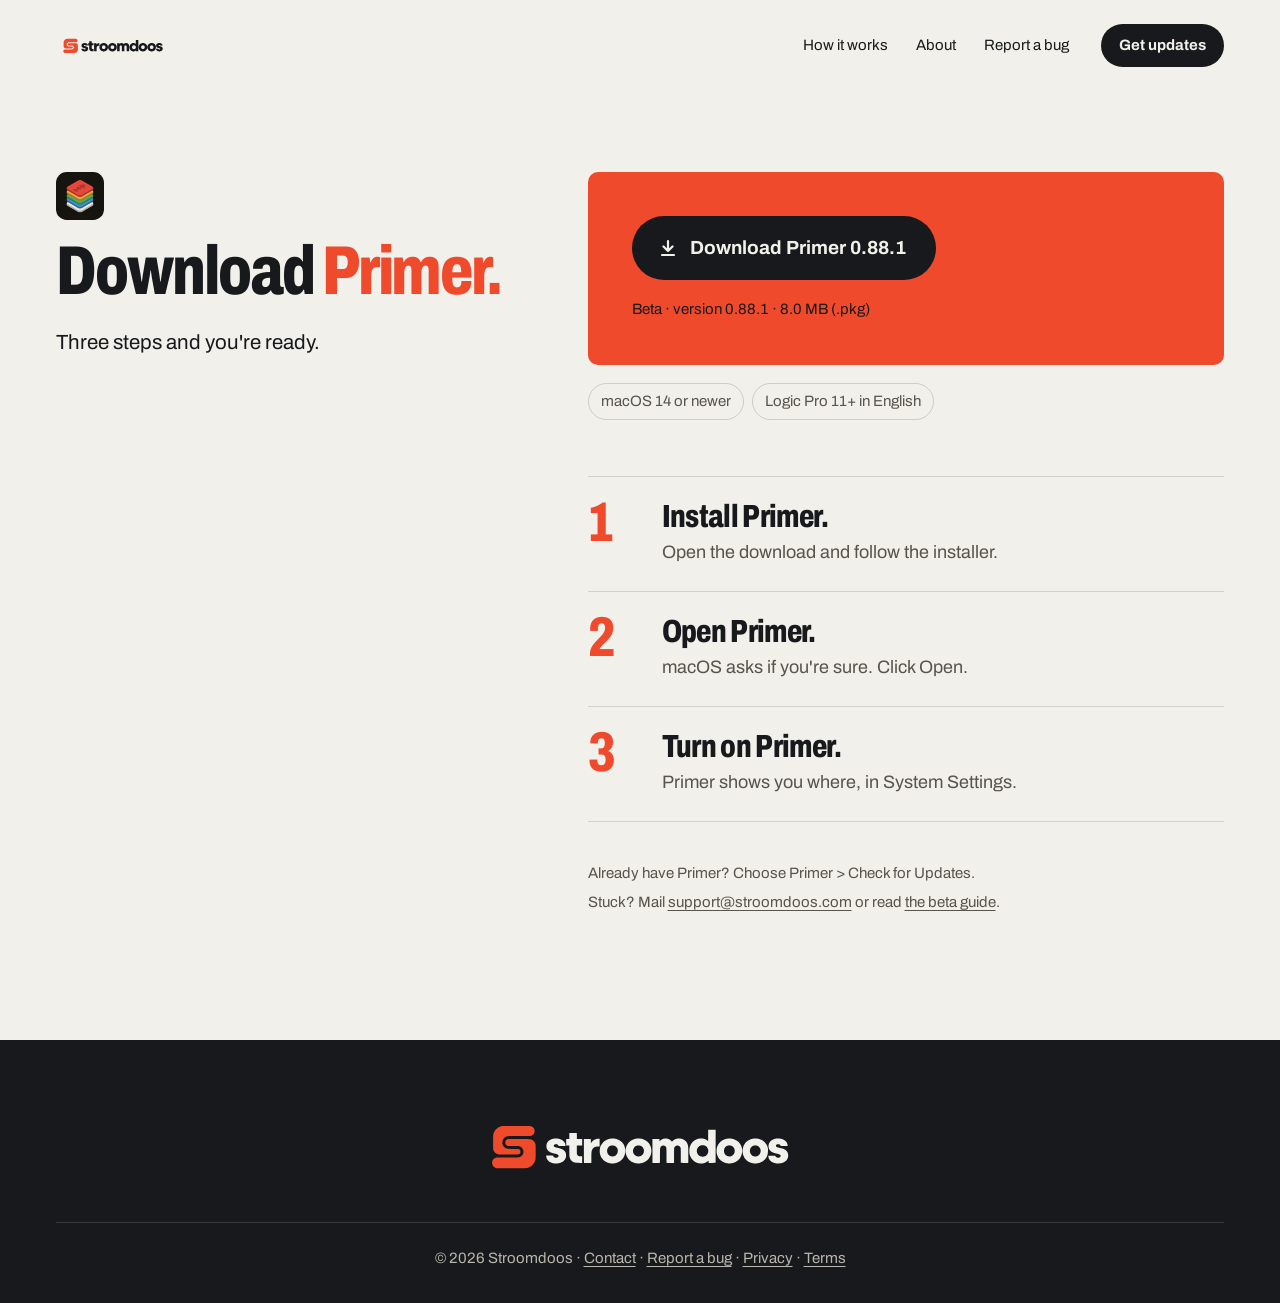
<file: download.html>
<!doctype html>
<html lang="en">
<head>
<meta charset="utf-8">
<script>/* Clean address: /page instead of /page.html */if(/\.html$/.test(location.pathname))history.replaceState(null,"",location.pathname.replace(/(index)?\.html$/,"")+location.search+location.hash)</script>
<meta name="viewport" content="width=device-width, initial-scale=1">
<title>Download Primer beta · Stroomdoos</title>
<!-- Target of the button in the beta email, so the email links to stroomdoos.com, not straight to a .dmg.
     On each release fill in the version (link, button text, file line) and the size.
     The .pkg (main download since 21-11-2026, bug B10) comes from scripts/publish-update.sh (GitHub release primer-VERSION); put this page live only after that release exists.
     The email links to /download?start (older mails: /download.html?start): then the download starts by itself.
     noindex and not in the sitemap: testers get the link by email. -->
<meta name="robots" content="noindex">
<meta name="description" content="Download the Primer beta for Logic Pro.">
<meta name="theme-color" content="#f1f0ea">
<link rel="canonical" href="https://www.stroomdoos.com/download">
<link rel="icon" type="image/svg+xml" href="/favicon.svg">
<link rel="icon" type="image/png" sizes="32x32" href="/favicon-32.png">
<link rel="apple-touch-icon" href="/apple-touch-icon.png">
<link rel="preconnect" href="https://fonts.gstatic.com" crossorigin>
<link rel="stylesheet" href="https://fonts.googleapis.com/css2?family=Archivo:wdth,wght@75..100,400..900&display=swap">
<link rel="stylesheet" href="/site.css">
<style>
.dl{background:var(--motif);color:var(--ink);padding:clamp(24px,4vw,44px);border-radius:var(--radius);display:grid;gap:18px;justify-items:start}
.doc-body .dl .btn{margin:0;gap:12px;font-size:19px;padding:17px 30px 17px 26px;white-space:nowrap}
.dl .btn svg{width:20px;height:20px;flex:none;transition:transform .25s var(--ease)}
.dl .btn:hover svg{transform:translateY(2px)}
.dl .file{font-size:var(--t-small);font-variant-numeric:tabular-nums}
.doc-body .dl .note{margin:0;font-size:var(--t-small);font-weight:600;color:var(--ink)}
.dl .note[hidden]{display:none}
.doc-body .needs{display:flex;flex-wrap:wrap;gap:8px;margin:18px 0 0;padding:0;list-style:none}
.doc-body .needs li{margin:0;padding:6px 12px;border:1px solid rgba(23,25,28,.16);border-radius:999px;font-size:var(--t-small);color:var(--soft)}
.doc-body .steps{list-style:none;margin:56px 0 0;padding:0;counter-reset:step;border-top:1px solid rgba(23,25,28,.14)}
.doc-body .steps li{counter-increment:step;display:grid;grid-template-columns:56px 1fr;gap:6px 18px;margin:0;padding:24px 0;border-bottom:1px solid rgba(23,25,28,.14)}
.steps li::before{content:counter(step);grid-row:span 2;font-weight:800;font-stretch:75%;font-size:56px;line-height:.8;color:var(--motif)}
.steps b{font-size:var(--t-head);font-weight:800;font-stretch:75%;letter-spacing:-.02em;line-height:1}
.steps span{color:var(--soft)}
.help{margin-top:40px;display:grid;gap:6px;font-size:var(--t-small);color:var(--soft)}
.doc-body .help p{margin:0}
@media (max-width:900px){
  .doc{padding-top:clamp(24px,5vh,48px)}
  .doc-body .dl .btn{width:100%;font-size:18px;padding:16px 20px}
  .doc-body .steps li{grid-template-columns:44px 1fr;padding:20px 0}
  .steps li::before{font-size:46px}
}
</style>
</head>
<body>
<div class="wrap">
<header class="bar">
  <a class="word" href="/" aria-label="Stroomdoos home"><img src="/stroomdoos-woordmerk-kop.svg" width="2172" height="724" alt="Stroomdoos"></a>
  <nav class="links" aria-label="Main">
    <a href="/#how">How it works</a><a href="/#about">About</a><a href="/bugreport" target="_blank" rel="noopener">Report a bug</a>
  </nav>
  <a class="btn btn-small" href="/#updates">Get updates</a>
</header>
<main class="doc">
<div class="doc-head">
<img class="app-icon" data-icon src="/primer-icon.svg" width="48" height="48" alt="Primer app icon">
<h1>Download <em>Primer.</em></h1>
<p class="lead">Three steps and you're ready.</p>
</div>
<div class="doc-body">

<div class="dl">
  <p class="note" id="dl-phone" hidden>Primer runs on a Mac. Open this page on your Mac to download it.</p>
  <a class="btn" id="dl" href="https://github.com/iucsola/stroomdoos/releases/download/primer-0.88.1/Primer-0.88.1.pkg">
    <svg viewBox="0 0 20 20" fill="none" stroke="currentColor" stroke-width="2.2" stroke-linecap="round" stroke-linejoin="round" aria-hidden="true"><path d="M10 3v10m-4.5-4.5L10 13l4.5-4.5M4 17h12"/></svg>
    Download Primer 0.88.1
  </a>
  <span class="file">Beta · version 0.88.1 · 8.0 MB (.pkg)</span>
  <p class="note" id="dl-started" role="status" hidden>Your download has started. Nothing happening? Click the button.</p>
</div>
<ul class="needs" aria-label="Requirements">
  <li>macOS 14 or newer</li>
  <li>Logic Pro 11+ in English</li>
</ul>

<ol class="steps">
<li><b>Install Primer.</b><span>Open the download and follow the installer.</span></li>
<li><b>Open Primer.</b><span>macOS asks if you're sure. Click Open.</span></li>
<li><b>Turn on Primer.</b><span>Primer shows you where, in System Settings.</span></li>
</ol>

<div class="help">
<p>Already have Primer? Choose Primer &gt; Check for Updates.</p>
<p>Stuck? Mail <a href="mailto:support@stroomdoos.com">support@stroomdoos.com</a> or read <a href="/beta">the beta guide</a>.</p>
</div>
</div>
</main>
</div>
<footer class="foot foot-dark">
  <div class="wrap">
    <img class="foot-word" src="/stroomdoos-woordmerk-licht.svg" width="1916" height="466" alt="Stroomdoos">
    <div class="foot-meta"><span>© 2026 Stroomdoos · <a href="/contact">Contact</a> · <a href="/bugreport" target="_blank" rel="noopener">Report a bug</a> · <a href="/privacy">Privacy</a> · <a href="/terms">Terms</a></span></div>
  </div>
</footer>
<script>
(function () {
  var a = document.getElementById('dl');
  if (!a) return;
  var ua = navigator.userAgent;
  // Phone or tablet: say that Primer is for the Mac. The button stays.
  var mobile = /iPhone|iPod|iPad|Android/.test(ua) || (navigator.platform === 'MacIntel' && navigator.maxTouchPoints > 1);
  if (mobile) document.getElementById('dl-phone').hidden = false;
  // Opened from the beta email (/download?start): start the download by itself, once
  // (the address loses ?start, so a reload does not download again).
  if (!mobile && /[?&]start\b/.test(location.search)) {
    document.getElementById('dl-started').hidden = false;
    history.replaceState(null, '', location.pathname + location.hash);
    setTimeout(function () { location.href = a.href; }, 500);
  }
})();
</script>
</body>
</html>
</file>
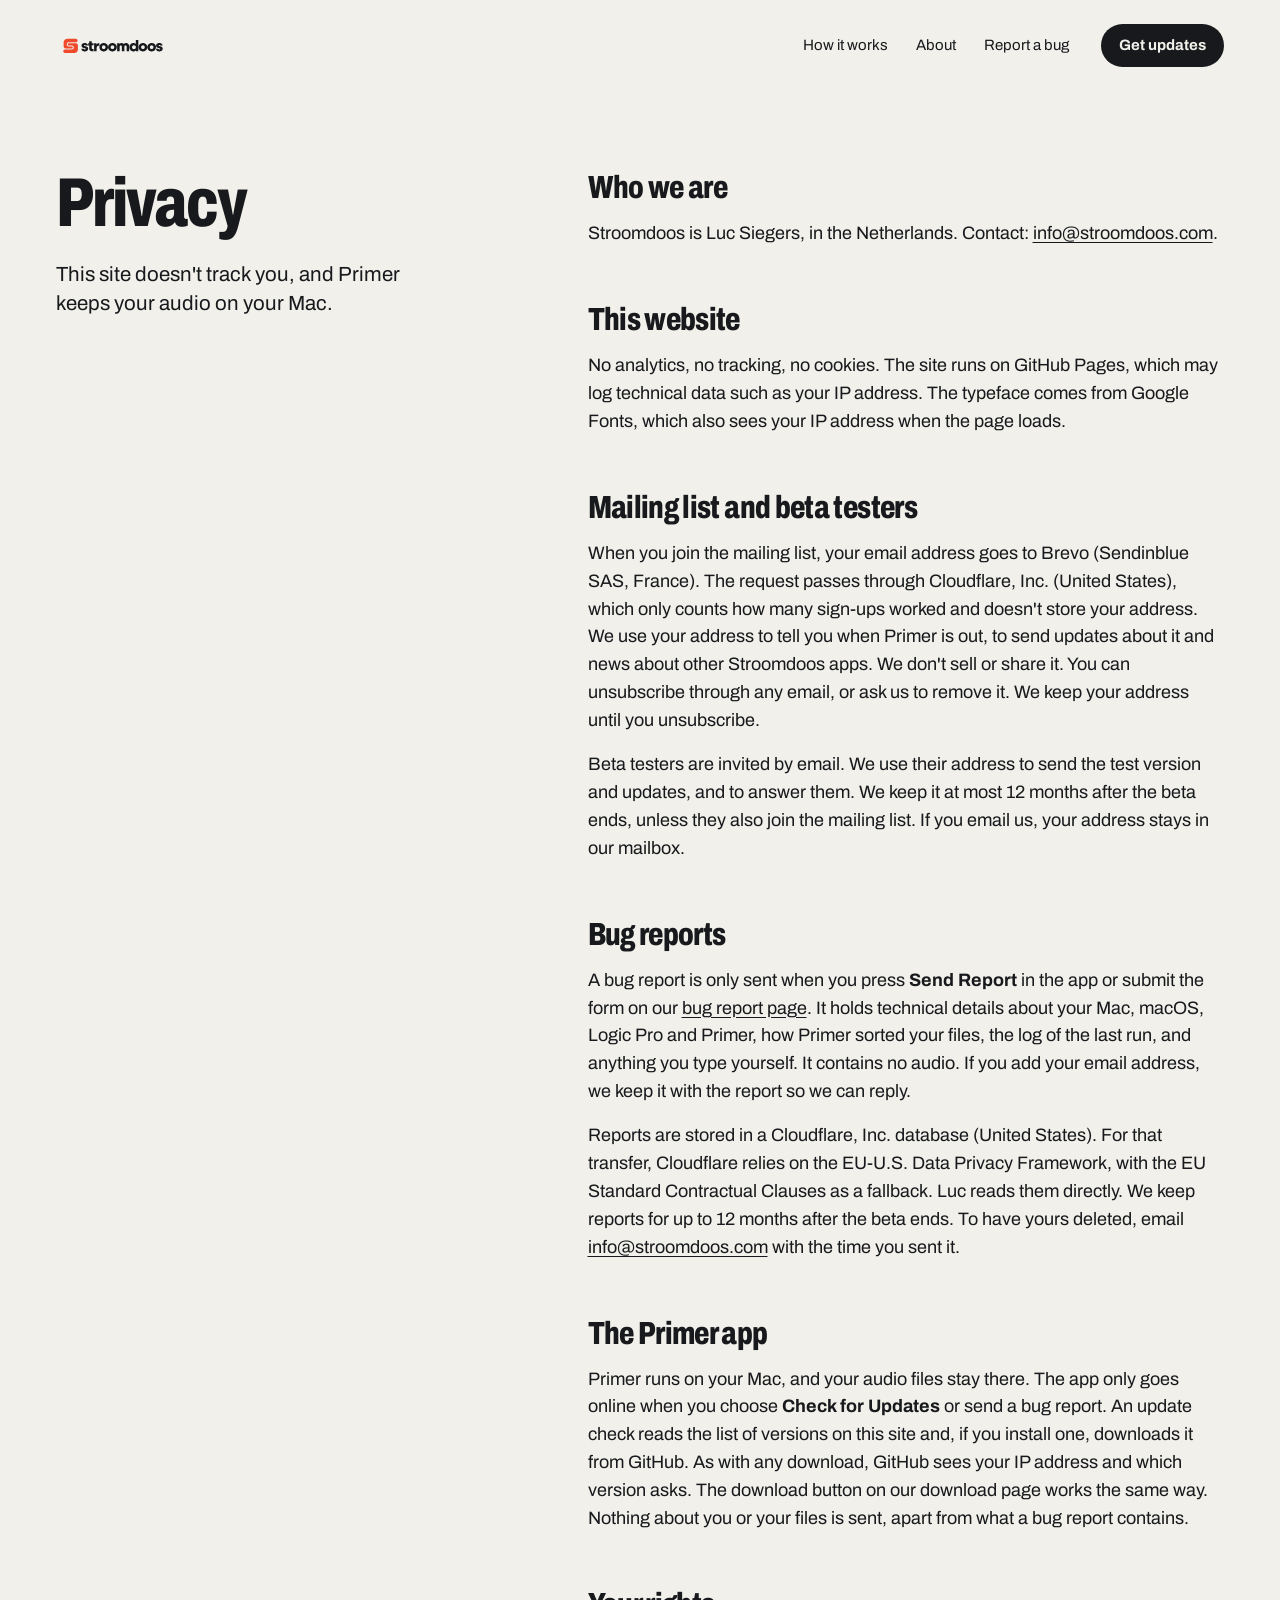
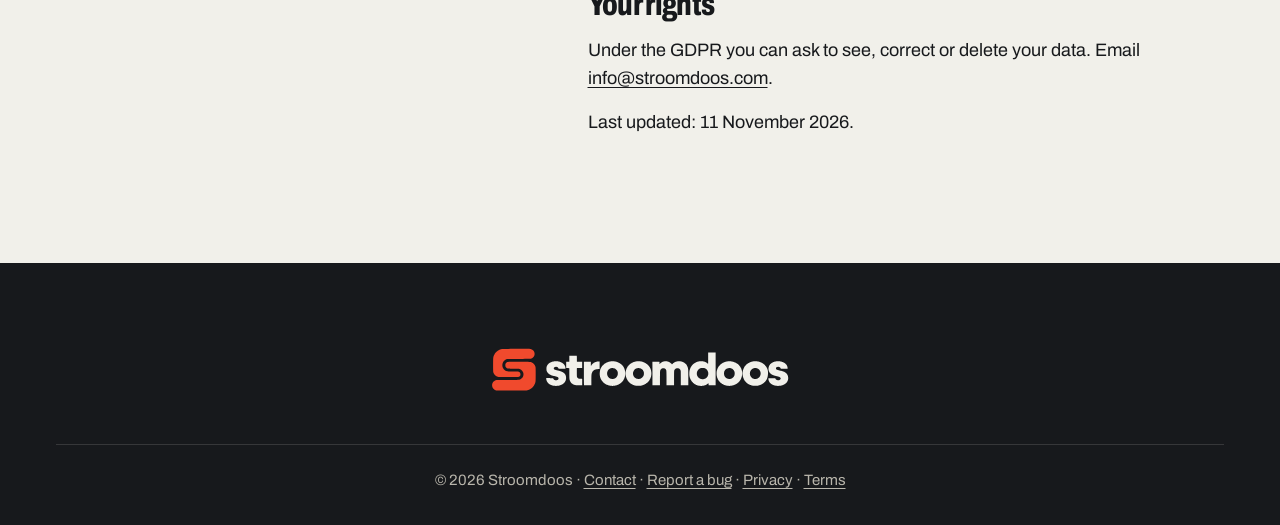
<file: privacy.html>
<!doctype html>
<html lang="en">
<head>
<meta charset="utf-8">
<script>/* Clean address: /page instead of /page.html */if(/\.html$/.test(location.pathname))history.replaceState(null,"",location.pathname.replace(/(index)?\.html$/,"")+location.search+location.hash)</script>
<meta name="viewport" content="width=device-width, initial-scale=1">
<title>Privacy · Stroomdoos</title>
<meta name="description" content="How Stroomdoos handles your data on this site and in Primer.">
<meta name="theme-color" content="#f1f0ea">
<link rel="canonical" href="https://www.stroomdoos.com/privacy">
<link rel="icon" type="image/svg+xml" href="/favicon.svg">
<link rel="icon" type="image/png" sizes="32x32" href="/favicon-32.png">
<link rel="apple-touch-icon" href="/apple-touch-icon.png">
<link rel="preconnect" href="https://fonts.gstatic.com" crossorigin>
<link rel="stylesheet" href="https://fonts.googleapis.com/css2?family=Archivo:wdth,wght@75..100,400..900&display=swap">
<link rel="stylesheet" href="/site.css">
</head>
<body>
<div class="wrap">
<header class="bar">
  <a class="word" href="/" aria-label="Stroomdoos home"><img src="/stroomdoos-woordmerk-kop.svg" width="2172" height="724" alt="Stroomdoos"></a>
  <nav class="links" aria-label="Main">
    <a href="/#how">How it works</a><a href="/#about">About</a><a href="/bugreport" target="_blank" rel="noopener">Report a bug</a>
  </nav>
  <a class="btn btn-small" href="/#updates">Get updates</a>
</header>
<main class="doc">
<div class="doc-head">
<h1>Privacy</h1>
<p class="lead">This site doesn't track you, and Primer keeps your audio on your Mac.</p>
</div>
<div class="doc-body">
<h2>Who we are</h2>
<p>Stroomdoos is Luc Siegers, in the Netherlands. Contact: <a href="mailto:info@stroomdoos.com">info@stroomdoos.com</a>.</p>
<h2>This website</h2>
<p>No analytics, no tracking, no cookies. The site runs on GitHub Pages, which may log technical data such as your IP address. The typeface comes from Google Fonts, which also sees your IP address when the page loads.</p>
<h2>Mailing list and beta testers</h2>
<p>When you join the mailing list, your email address goes to Brevo (Sendinblue SAS, France). The request passes through Cloudflare, Inc. (United States), which only counts how many sign-ups worked and doesn't store your address. We use your address to tell you when Primer is out, to send updates about it and news about other Stroomdoos apps. We don't sell or share it. You can unsubscribe through any email, or ask us to remove it. We keep your address until you unsubscribe.</p>
<p>Beta testers are invited by email. We use their address to send the test version and updates, and to answer them. We keep it at most 12 months after the beta ends, unless they also join the mailing list. If you email us, your address stays in our mailbox.</p>
<h2 id="bug-reports">Bug reports</h2>
<p>A bug report is only sent when you press <strong>Send Report</strong> in the app or submit the form on our <a href="/bugreport">bug report page</a>. It holds technical details about your Mac, macOS, Logic Pro and Primer, how Primer sorted your files, the log of the last run, and anything you type yourself. It contains no audio. If you add your email address, we keep it with the report so we can reply.</p>
<p>Reports are stored in a Cloudflare, Inc. database (United States). For that transfer, Cloudflare relies on the EU-U.S. Data Privacy Framework, with the EU Standard Contractual Clauses as a fallback. Luc reads them directly. We keep reports for up to 12 months after the beta ends. To have yours deleted, email <a href="mailto:info@stroomdoos.com">info@stroomdoos.com</a> with the time you sent it.</p>
<h2>The Primer app</h2>
<p>Primer runs on your Mac, and your audio files stay there. The app only goes online when you choose <strong>Check for Updates</strong> or send a bug report. An update check reads the list of versions on this site and, if you install one, downloads it from GitHub. As with any download, GitHub sees your IP address and which version asks. The download button on our download page works the same way. Nothing about you or your files is sent, apart from what a bug report contains.</p>
<h2>Your rights</h2>
<p>Under the GDPR you can ask to see, correct or delete your data. Email <a href="mailto:info@stroomdoos.com">info@stroomdoos.com</a>.</p>
<p>Last updated: 11 November 2026.</p>
</div>
</main>
</div>
<footer class="foot foot-dark">
  <div class="wrap">
    <img class="foot-word" src="/stroomdoos-woordmerk-licht.svg" width="1916" height="466" alt="Stroomdoos">
    <div class="foot-meta"><span>© 2026 Stroomdoos · <a href="/contact">Contact</a> · <a href="/bugreport" target="_blank" rel="noopener">Report a bug</a> · <a href="/privacy">Privacy</a> · <a href="/terms">Terms</a></span></div>
  </div>
</footer>
</body>
</html>
</file>
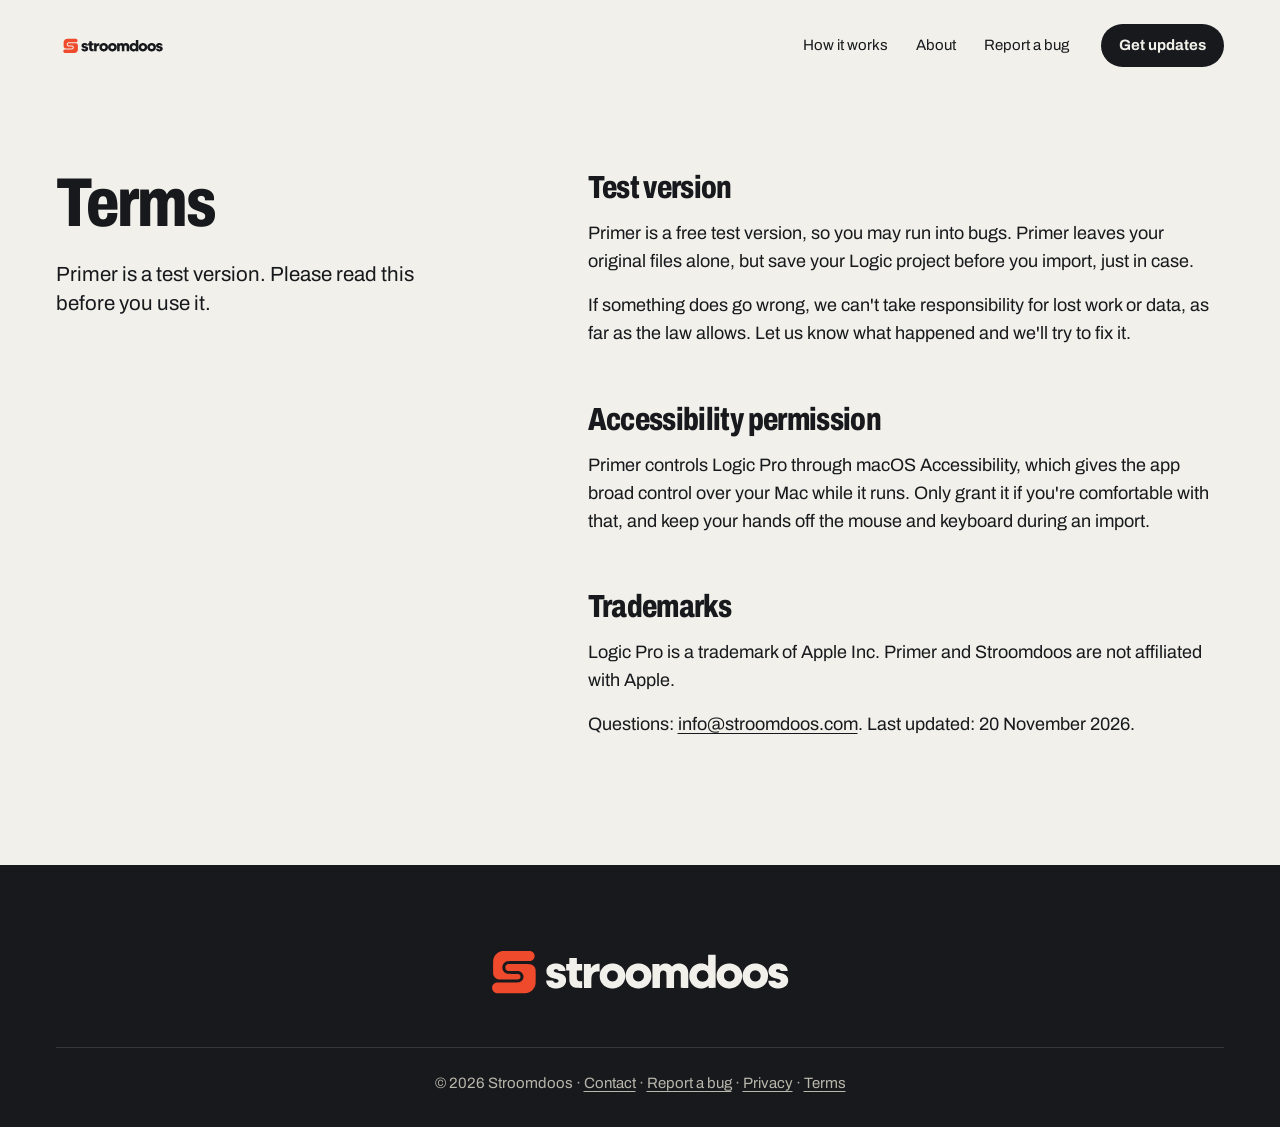
<file: terms.html>
<!doctype html>
<html lang="en">
<head>
<meta charset="utf-8">
<script>/* Clean address: /page instead of /page.html */if(/\.html$/.test(location.pathname))history.replaceState(null,"",location.pathname.replace(/(index)?\.html$/,"")+location.search+location.hash)</script>
<meta name="viewport" content="width=device-width, initial-scale=1">
<title>Terms · Stroomdoos</title>
<meta name="description" content="Terms for using the Primer test version.">
<meta name="theme-color" content="#f1f0ea">
<link rel="canonical" href="https://www.stroomdoos.com/terms">
<link rel="icon" type="image/svg+xml" href="/favicon.svg">
<link rel="icon" type="image/png" sizes="32x32" href="/favicon-32.png">
<link rel="apple-touch-icon" href="/apple-touch-icon.png">
<link rel="preconnect" href="https://fonts.gstatic.com" crossorigin>
<link rel="stylesheet" href="https://fonts.googleapis.com/css2?family=Archivo:wdth,wght@75..100,400..900&display=swap">
<link rel="stylesheet" href="/site.css">
</head>
<body>
<div class="wrap">
<header class="bar">
  <a class="word" href="/" aria-label="Stroomdoos home"><img src="/stroomdoos-woordmerk-kop.svg" width="2172" height="724" alt="Stroomdoos"></a>
  <nav class="links" aria-label="Main">
    <a href="/#how">How it works</a><a href="/#about">About</a><a href="/bugreport" target="_blank" rel="noopener">Report a bug</a>
  </nav>
  <a class="btn btn-small" href="/#updates">Get updates</a>
</header>
<main class="doc">
<div class="doc-head">
<h1>Terms</h1>
<p class="lead">Primer is a test version. Please read this before you use it.</p>
</div>
<div class="doc-body">
<h2>Test version</h2>
<p>Primer is a free test version, so you may run into bugs. Primer leaves your original files alone, but save your Logic project before you import, just in case.</p>
<p>If something does go wrong, we can't take responsibility for lost work or data, as far as the law allows. Let us know what happened and we'll try to fix it.</p>
<h2>Accessibility permission</h2>
<p>Primer controls Logic Pro through macOS Accessibility, which gives the app broad control over your Mac while it runs. Only grant it if you're comfortable with that, and keep your hands off the mouse and keyboard during an import.</p>
<h2>Trademarks</h2>
<p>Logic Pro is a trademark of Apple Inc. Primer and Stroomdoos are not affiliated with Apple.</p>
<p>Questions: <a href="mailto:info@stroomdoos.com">info@stroomdoos.com</a>. Last updated: 20 November 2026.</p>
</div>
</main>
</div>
<footer class="foot foot-dark">
  <div class="wrap">
    <img class="foot-word" src="/stroomdoos-woordmerk-licht.svg" width="1916" height="466" alt="Stroomdoos">
    <div class="foot-meta"><span>© 2026 Stroomdoos · <a href="/contact">Contact</a> · <a href="/bugreport" target="_blank" rel="noopener">Report a bug</a> · <a href="/privacy">Privacy</a> · <a href="/terms">Terms</a></span></div>
  </div>
</footer>
</body>
</html>
</file>
<file: site.css>
/* Shared by every page: tokens, header, buttons, footer, text pages. */
:root{
  --ground:#f1f0ea;--surface:#fbfaf6;--ink:#17191c;--soft:#57544c;--motif:#f04a2d;
  --pad:clamp(20px,4.4vw,64px);--radius:10px;
  --t-display:clamp(44px,6.6vw,104px);--t-head:clamp(26px,2.5vw,36px);--t-lead:clamp(20px,1.6vw,23px);--t-body:18px;--t-small:15px;
  --ease:cubic-bezier(.2,.7,.2,1)
}
*{box-sizing:border-box}
html{scroll-behavior:smooth}
body{margin:0;background:var(--ground);color:var(--ink);font:400 var(--t-body)/1.55 Archivo,system-ui,sans-serif;-webkit-font-smoothing:antialiased;overflow-x:hidden}
h1,h2,h3,p,figure,dl,dd{margin:0}
a{color:inherit;text-underline-offset:3px}
img{display:block;max-width:100%;height:auto}
:focus-visible{outline:3px solid var(--motif);outline-offset:3px}
::selection{background:var(--motif);color:var(--ink)}
.wrap{padding:0 var(--pad);max-width:1440px;margin:0 auto}

.display,h1,h2{font-weight:800;font-stretch:75%;letter-spacing:-.03em;line-height:.92;text-wrap:balance}
h3{font-size:var(--t-head);font-weight:800;font-stretch:75%;letter-spacing:-.02em;line-height:1}

.bar{display:flex;align-items:center;gap:32px;padding:24px 0}
.word{margin-right:auto}
.word img{height:38px;width:auto}
.links{display:flex;gap:28px;font-size:var(--t-small)}
.links a{text-decoration:none;transition:opacity .2s}
.links a:hover{text-decoration:underline}

.btn{display:inline-flex;align-items:center;justify-content:center;padding:15px 26px;border:0;border-radius:999px;background:var(--ink);color:var(--ground);font:inherit;font-weight:700;text-decoration:none;cursor:pointer;transition:transform .2s var(--ease),background-color .2s}
.btn:hover{background:#000;transform:translateY(-2px)}
.btn:active{transform:translateY(0) scale(.98)}
.btn[disabled]{opacity:.5;cursor:default;transform:none}
.btn-small{padding:10px 18px;font-size:var(--t-small)}

.foot{padding:clamp(56px,8vw,112px) 0 40px}
.foot-meta{display:flex;justify-content:space-between;flex-wrap:wrap;gap:12px 32px;margin-top:32px;font-size:var(--t-small);color:var(--soft)}
.foot-meta a{color:inherit;white-space:nowrap}

/* Text pages: title on the left, the text on the right, both on the header's edge. */
.doc{display:grid;grid-template-columns:minmax(0,5fr) minmax(0,7fr);gap:clamp(32px,6vw,112px);padding:clamp(48px,9vh,112px) 0 0;align-items:start}
.doc .app-icon{display:block;width:48px;height:48px;margin-bottom:20px}
.doc h1{font-size:clamp(44px,5.4vw,80px)}
.doc h1 em{font-style:normal;color:var(--motif)}
.doc .lead{margin-top:24px;font-size:var(--t-lead);line-height:1.4;max-width:30ch}
.doc-body{max-width:64ch}
.doc-body h2{margin:56px 0 0;font-size:var(--t-head);font-stretch:75%;letter-spacing:-.02em;line-height:1}
.doc-body h2:first-child{margin-top:0}
.doc-body p{margin-top:16px}
.doc-body ol,.doc-body ul{margin:16px 0 0;padding-left:1.3em}
.doc-body li{margin-top:8px;padding-left:4px}
.doc-body .note{font-size:var(--t-small);color:var(--soft)}
.doc-body .btn{margin-top:40px}

@media (max-width:900px){
  .links{display:none}
  .doc{grid-template-columns:1fr}
  .doc-body{max-width:none}
}
@media (prefers-reduced-motion:reduce){
  html{scroll-behavior:auto}
  *,*::before,*::after{transition-duration:.01ms!important;animation-duration:.01ms!important}
}

/* Primer icon: a small hop and tilt on hover. */
[data-icon]{transition:transform .35s cubic-bezier(.3,1.6,.5,1)}
[data-icon]:hover{transform:translateY(-3px) rotate(-6deg) scale(1.06)}
@media (prefers-reduced-motion:reduce){[data-icon]{transition:none}}

/* Phones: every link and button is at least 44 px to tap. */
@media (max-width:900px){
  .word{display:inline-flex;align-items:center;min-height:44px}
  .btn-small{min-height:44px}
  .hero .row a:not(.btn){display:inline-flex;align-items:center;min-height:44px}
  .foot-meta a,.foot .more a{display:inline-block;padding:14px 6px;margin:-14px -6px}
  .foot-meta span{line-height:1.2}
}

/* Dark closing footer for the other pages, the same close as the home page (19-11). */
.foot-dark{background:var(--ink);color:var(--ground);text-align:center;padding:clamp(56px,9vh,96px) 0 32px;margin-top:clamp(96px,14vh,160px)}
.foot-dark .foot-word{display:block;width:min(100%,300px);height:auto;margin:0 auto}
.foot-dark .foot-meta{justify-content:center;color:#b9b6ac;margin-top:28px;padding-top:24px;border-top:1px solid rgba(241,240,234,.14)}
.foot-dark :focus-visible{outline-color:var(--motif)}

/* Form fields (bug report). */
.field{display:block;margin-top:24px}
.field>span{display:block;font-weight:700;font-size:var(--t-small);margin-bottom:8px}
.field input,.field textarea{display:block;width:100%;padding:14px 16px;border:1.5px solid #cfccc3;border-radius:var(--radius);background:var(--surface);color:var(--ink);font:400 17px/1.5 Archivo,system-ui,sans-serif;transition:border-color .2s}
.field input:hover,.field textarea:hover{border-color:#a9a59b}
.field input:focus,.field textarea:focus{outline:none;border-color:var(--ink)}
.field textarea{min-height:240px;resize:vertical}
.field-row{display:grid;grid-template-columns:repeat(3,minmax(0,1fr));gap:12px}
.field-row .field{margin-top:0}
@media (max-width:620px){.field-row{grid-template-columns:1fr;gap:0}.field-row .field{margin-top:24px}}
</file>
